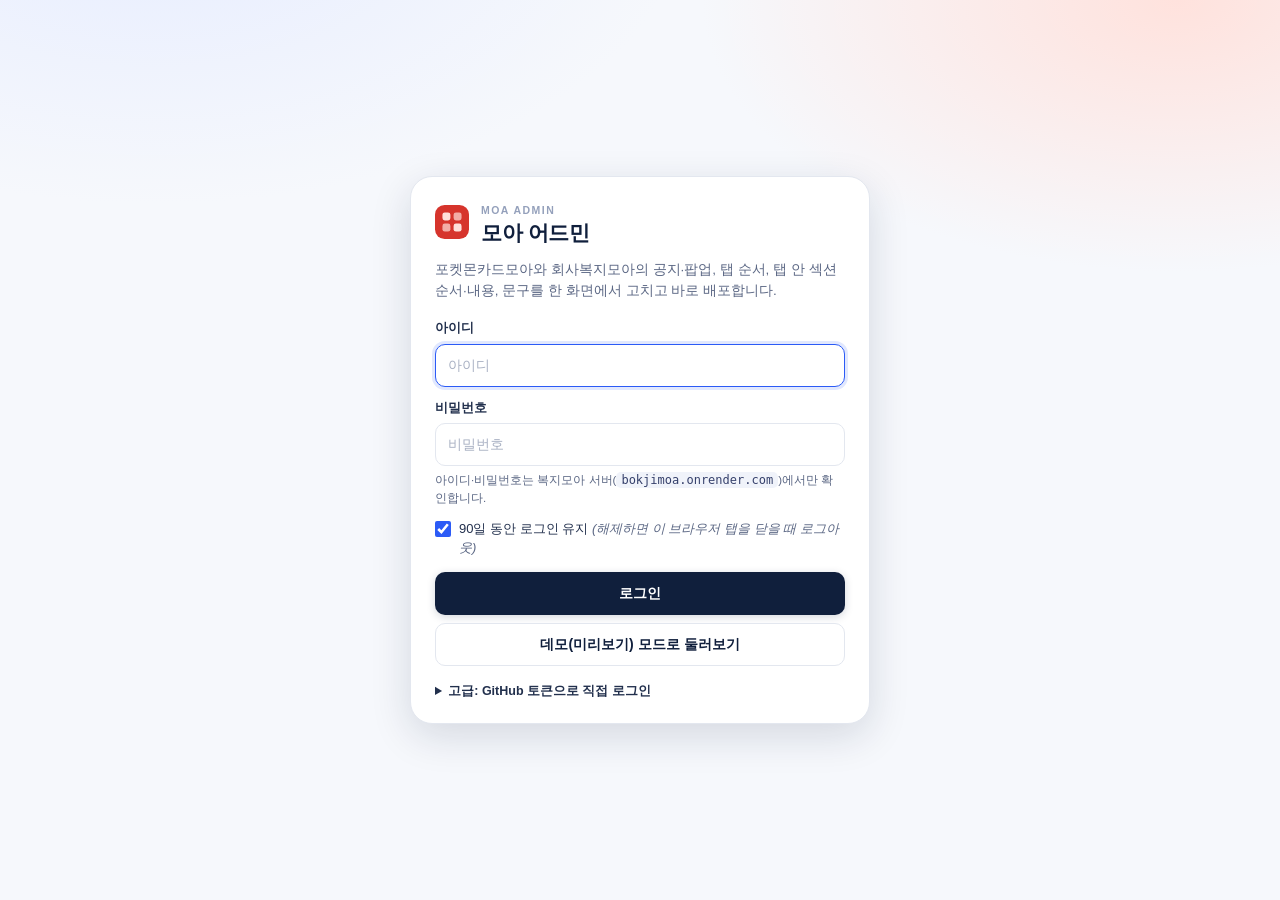
<file: index.html>
<!DOCTYPE html>
<html lang="ko">
<head>
<meta charset="utf-8">
<meta name="viewport" content="width=device-width, initial-scale=1, viewport-fit=cover">
<meta name="robots" content="noindex, nofollow, noarchive, nosnippet">
<meta name="googlebot" content="noindex, nofollow">
<meta name="referrer" content="no-referrer">
<title>모아 어드민 — 포켓몬카드모아 · 회사복지모아 통합 관리</title>
<meta name="description" content="포켓몬카드모아와 회사복지모아를 한 화면에서 관리하는 운영자 콘솔입니다.">
<meta name="theme-color" content="#d6342c">
<link rel="manifest" href="manifest.webmanifest">
<link rel="apple-touch-icon" sizes="180x180" href="icons/apple-touch-icon.png">
<meta name="apple-mobile-web-app-title" content="모아 어드민">
<meta name="apple-mobile-web-app-capable" content="yes">
<meta name="mobile-web-app-capable" content="yes">
<link rel="icon" href="data:image/svg+xml,%3Csvg xmlns='http://www.w3.org/2000/svg' viewBox='0 0 32 32'%3E%3Crect width='32' height='32' rx='9' fill='%23d6342c'/%3E%3Crect x='7' y='7' width='7.5' height='7.5' rx='2.2' fill='%23ffe0da'/%3E%3Crect x='17.5' y='7' width='7.5' height='7.5' rx='2.2' fill='%23ffe0da' opacity='.7'/%3E%3Crect x='7' y='17.5' width='7.5' height='7.5' rx='2.2' fill='%23ffe0da' opacity='.7'/%3E%3Crect x='17.5' y='17.5' width='7.5' height='7.5' rx='2.2' fill='%23ffe0da'/%3E%3C/svg%3E">
<link rel="stylesheet" href="assets/css/admin.css?v=72">
<link rel="stylesheet" href="assets/css/finance.css?v=72">
</head>
<body>

<!-- ───────────────────────── 로그인 게이트 ───────────────────────── -->
<div class="gate" id="gate" hidden>
  <div class="gate-wrap">
    <div class="gate-brand">
      <span class="moa-mark" aria-hidden="true">
        <svg viewBox="0 0 32 32" width="34" height="34"><rect width="32" height="32" rx="9" fill="#d6342c"/><rect x="7" y="7" width="7.5" height="7.5" rx="2.2" fill="#ffe0da"/><rect x="17.5" y="7" width="7.5" height="7.5" rx="2.2" fill="#ffe0da" opacity=".7"/><rect x="7" y="17.5" width="7.5" height="7.5" rx="2.2" fill="#ffe0da" opacity=".7"/><rect x="17.5" y="17.5" width="7.5" height="7.5" rx="2.2" fill="#ffe0da"/></svg>
      </span>
      <div>
        <p class="gate-kicker">MOA ADMIN</p>
        <h1>모아 어드민</h1>
      </div>
    </div>
    <p class="gate-lead">포켓몬카드모아와 회사복지모아의 공지·팝업, 탭 순서, 탭 안 섹션 순서·내용, 문구를 한 화면에서 고치고 바로 배포합니다.</p>

    <form class="gate-form" id="gate-form" autocomplete="on">
      <label class="field">
        <span class="field-label">아이디</span>
        <input type="text" id="gate-id" placeholder="아이디" spellcheck="false" autocapitalize="off" autocomplete="username">
      </label>

      <label class="field">
        <span class="field-label">비밀번호</span>
        <input type="password" id="gate-pw" placeholder="비밀번호" autocomplete="current-password">
        <span class="field-hint">아이디·비밀번호는 복지모아 서버(<code>bokjimoa.onrender.com</code>)에서만 확인합니다.</span>
      </label>

      <label class="check-row">
        <input type="checkbox" id="gate-remember" checked>
        <span>90일 동안 로그인 유지 <em class="muted">(해제하면 이 브라우저 탭을 닫을 때 로그아웃)</em></span>
      </label>

      <p class="gate-error" id="gate-error" hidden></p>

      <button type="submit" class="btn btn-primary btn-block" id="gate-submit">로그인</button>
      <button type="button" class="btn btn-ghost btn-block" id="gate-demo">데모(미리보기) 모드로 둘러보기</button>
    </form>

    <details class="gate-help" id="gate-advanced">
      <summary>고급: GitHub 토큰으로 직접 로그인</summary>
      <form class="gate-form" id="gate-token-form" autocomplete="off">
        <label class="field">
          <span class="field-label">GitHub 개인 액세스 토큰 <em>(PAT)</em></span>
          <input type="password" id="gate-token" placeholder="ghp_… 또는 github_pat_…" spellcheck="false" autocomplete="off">
          <span class="field-hint" id="gate-token-hint">아이디 로그인이 막힐 때만 쓰는 예비 경로입니다. 토큰은 이 브라우저에만 저장되고 서버로 보내지 않습니다.</span>
        </label>

        <label class="field">
          <span class="field-label">회사복지모아 관리자 키 <em>(x-sync-key)</em> <span class="opt">선택</span></span>
          <input type="password" id="gate-key" placeholder="문의 조회·삭제에 쓰는 64자리 키" spellcheck="false" autocomplete="off">
          <span class="field-hint">비워 두면 나중에 ‘문의’ 화면에서 입력할 수 있어요.</span>
        </label>

        <button type="submit" class="btn btn-ghost btn-block" id="gate-token-submit">토큰으로 로그인</button>
      </form>
      <p class="muted" style="margin:10px 0 0">토큰은 <a href="https://github.com/settings/tokens/new?scopes=repo&description=moa-admin" target="_blank" rel="noreferrer">Personal access tokens (classic)</a> 에서 <b>repo</b> 권한으로 발급합니다. 관리자 키는 서버 환경변수 <code>BARGAINING_SYNC_KEY</code> 값입니다.</p>
    </details>
  </div>
</div>

<!-- ───────────────────────── 관리 콘솔 ───────────────────────── -->
<div class="app" id="app" hidden>
  <header class="topbar">
    <div class="topbar-left">
      <span class="moa-mark sm" aria-hidden="true">
        <svg viewBox="0 0 32 32" width="26" height="26"><rect width="32" height="32" rx="9" fill="#d6342c"/><rect x="7" y="7" width="7.5" height="7.5" rx="2.2" fill="#ffe0da"/><rect x="17.5" y="7" width="7.5" height="7.5" rx="2.2" fill="#ffe0da" opacity=".7"/><rect x="7" y="17.5" width="7.5" height="7.5" rx="2.2" fill="#ffe0da" opacity=".7"/><rect x="17.5" y="17.5" width="7.5" height="7.5" rx="2.2" fill="#ffe0da"/></svg>
      </span>
      <span class="topbar-title">모아 어드민</span>
      <span class="mode-chip" id="mode-chip">데모 모드</span>
      <span class="build-chip" id="build-chip" title="지금 보고 있는 화면의 빌드 번호입니다. 이 번호가 다르면 새로고침해 주세요.">v=72</span>
    </div>

    <div class="site-switch" role="tablist" aria-label="사이트 선택">
      <button type="button" class="site-btn is-active" data-site="pokemoa" role="tab" aria-selected="true">
        <span class="site-dot pokemoa"></span>포켓몬카드모아<span class="site-sub">pokemoa</span>
      </button>
      <button type="button" class="site-btn" data-site="bokjimoa" role="tab" aria-selected="false">
        <span class="site-dot bokjimoa"></span>회사복지모아<span class="site-sub">bokjimoa</span>
      </button>
    </div>

    <div class="topbar-right">
      <span class="user-chip" id="user-chip" hidden></span>
      <!-- 네이버 블로그 — 여조원 부장님 공개 블로그로 새 창에서 바로 이동합니다(v=51).
           운영자 공개 링크라 로그인 전에도 보입니다. 폰 폭에서는 📝 아이콘만 남습니다. -->
      <a class="btn btn-sm btn-ghost btn-blog" id="btn-blog" href="https://blog.naver.com/y__woni" target="_blank" rel="noopener noreferrer" title="여조원 부장님 네이버 블로그 — 새 창에서 열립니다" aria-label="네이버 블로그 (새 창에서 열기)"><span class="btn-blog-ico" aria-hidden="true">📝</span><span class="btn-blog-label">블로그</span></a>
      <!-- 앱 설치(PWA) — 브라우저가 설치를 제안할 수 있을 때만 pwa.js 가 보여 준다. -->
      <button type="button" class="btn btn-sm btn-ghost app-install" id="app-install" hidden title="모아 어드민을 폰 홈 화면에 앱처럼 설치합니다">📲 앱 설치</button>
      <!-- 개인 재무 바로가기 — 로그인한 뒤에만 app.js 가 hidden 을 풉니다(데모·비로그인 화면 미노출) -->
      <a class="btn btn-sm btn-finance" id="btn-finance" href="#" role="button" aria-pressed="false" data-auth-only hidden title="개인 자산·현금흐름 표 — 같은 화면의 ‘💰 개인 재무’ 탭을 엽니다">💰 개인 재무</a>
      <a class="btn btn-sm btn-ghost" id="btn-open-live" href="#" target="_blank" rel="noreferrer">사이트 열기</a>
      <button type="button" class="btn btn-sm btn-ghost" id="btn-logout">로그아웃</button>
    </div>
  </header>

  <div class="topbar2">
    <nav class="tabs" id="tabs" aria-label="관리 항목">
      <!-- 👥 가입자·글 — 복지모아 서버의 가입자·글 자료라 회사복지모아에서만 보입니다(v=52). -->
      <button type="button" class="tab" data-tab="people" data-only-site="bokjimoa">👥 가입자·글</button>
      <button type="button" class="tab is-active" data-tab="notice">① 공지·팝업</button>
      <button type="button" class="tab" data-tab="order">② 탭·섹션 순서</button>
      <button type="button" class="tab" data-tab="copy">③ 문구</button>
      <button type="button" class="tab" data-tab="inquiry" data-only-site="bokjimoa">④ 문의</button>
      <button type="button" class="tab" data-tab="deploy">⑤ 저장·배포</button>
      <button type="button" class="tab" data-tab="stats">📊 통계</button>
      <!-- 💰 개인 재무 — 사이트와 무관한 운영자 개인 자료라 탭 줄에는 두지 않고(항상 hidden),
           헤더 오른쪽 「💰 개인 재무」 버튼(#btn-finance)으로만 엽니다. app.js 의 syncTabs() 가 이 규칙을 지킵니다. -->
      <button type="button" class="tab" data-tab="finance" data-auth-only hidden>💰 개인 재무</button>
    </nav>
    <div class="topbar2-right">
      <span class="dirty-chip" id="dirty-chip" hidden>저장 안 된 변경</span>
      <button type="button" class="btn btn-sm btn-ghost" id="btn-preview-toggle" aria-pressed="false">미리보기</button>
      <button type="button" class="btn btn-sm btn-primary" id="btn-save-top">저장 및 사이트 반영</button>
    </div>
  </div>

  <main class="layout">
    <div class="editor" id="editor">

      <!-- ① 공지·팝업 -->
      <section class="panel" data-panel="notice">
        <div class="panel-head">
          <h2>공지 배너 · 팝업 관리</h2>
          <p>사이트 위쪽 공지 바와 첫 방문 팝업을 켜고 끄고, 뜨는 문구·버튼을 직접 고칩니다. 오른쪽 미리보기에 바로 반영돼요.</p>
        </div>

        <div class="card">
          <div class="card-head">
            <h3>상단 공지 바 <span class="tag">banner</span></h3>
            <label class="switch">
              <input type="checkbox" data-bind="banner.enabled" id="banner-enabled">
              <span class="switch-track"><span class="switch-thumb"></span></span>
              <span class="switch-label" id="banner-state">꺼짐</span>
            </label>
          </div>
          <div class="card-body">
            <label class="field">
              <span class="field-label">공지 문구</span>
              <input type="text" data-bind="banner.text" maxlength="120" placeholder="예) 30th CELEBRATION 정가 구매처를 새로 정리했어요.">
            </label>
            <div class="grid-2">
              <label class="field">
                <span class="field-label">링크 주소 <span class="opt">선택</span></span>
                <input type="url" data-bind="banner.linkUrl" placeholder="https://moa-kr.github.io/pokemoa/#home">
              </label>
              <label class="field">
                <span class="field-label">링크 문구 <span class="opt">선택</span></span>
                <input type="text" data-bind="banner.linkLabel" maxlength="20" placeholder="자세히 보기">
              </label>
            </div>
            <div class="field">
              <span class="field-label">강조 스타일</span>
              <div class="seg" id="banner-style">
                <button type="button" data-style="info">안내 <span class="dot info"></span></button>
                <button type="button" data-style="warn">주의 <span class="dot warn"></span></button>
                <button type="button" data-style="urgent">긴급 <span class="dot urgent"></span></button>
              </div>
            </div>
          </div>
        </div>

        <!-- 🔧 태블릿 점검 공지 (2026-11-26 · v=59) — 집 태블릿(재고 중계 서버)을 재부팅·점검할 때
             포케모아 위쪽 공지 바를 ‘시작 ~ 종료 시각’이 들어간 점검 안내로 한 번에 바꾸고,
             점검이 끝나면 켜기 전 공지로 되돌립니다.
             · 켜기 전 공지(켜짐·문구·링크·링크 문구·강조)는 meta.maintenanceNotice 에 보관한다
               — 설정 파일에 실려 다른 기기·브라우저에서 꺼도 그대로 되돌아간다(사이트는 이 값을 읽지 않는다).
             · 고른 점검 시각도 같은 자리(meta.maintenanceNotice.window)에 남겨 새로고침해도 같은 시간이 보인다.
             · 누르면 초안에 곧바로 적용되고, 이어서 기존 저장·배포(saveToGitHub)로 커밋한다 — 확인 대화상자는 한 번. -->
        <div class="card maintenance-card" data-only-site="pokemoa" id="maintenance-card">
          <div class="card-head">
            <h3>🔧 태블릿 점검 공지 <span class="tag">maintenance</span></h3>
            <span class="status-pill" id="maintenance-state">꺼짐</span>
          </div>
          <div class="card-body">
            <p class="note">집 태블릿(재고 중계 서버)을 재부팅·점검할 때 씁니다. <b>점검 시작·종료 시각</b>을 넣으면 위 공지 바가 「🔧 서버 점검 안내 (11/26 13:00 ~ 13:15) · …」처럼 바뀌고, <b>‘원래 공지로’</b>를 누르면 켜기 전 공지 문구·링크·켜짐 상태가 그대로 돌아옵니다. 반영은 지금 쓰는 저장·배포 흐름 그대로입니다(확인 한 번).</p>
            <div class="grid-2 maintenance-times">
              <label class="field">
                <span class="field-label">점검 시작</span>
                <input type="datetime-local" id="maintenance-start" step="60">
              </label>
              <label class="field">
                <span class="field-label">점검 종료</span>
                <input type="datetime-local" id="maintenance-end" step="60">
              </label>
            </div>
            <div class="seg maintenance-quick" id="maintenance-quick" role="group" aria-label="점검 시간 빠른 선택">
              <button type="button" data-minutes="10">지금 ~ 10분</button>
              <button type="button" data-minutes="30">지금 ~ 30분</button>
              <button type="button" data-minutes="60">지금 ~ 1시간</button>
            </div>
            <span class="field-label">공지 바에 이렇게 뜹니다</span>
            <div class="maintenance-preview" id="maintenance-preview" aria-live="polite"></div>
            <p class="note" id="maintenance-window-note"></p>
            <div class="btn-row">
              <button type="button" class="btn btn-primary" id="maintenance-on">🔧 점검 공지 켜고 지금 반영</button>
              <button type="button" class="btn btn-ghost" id="maintenance-off">점검 끝 — 원래 공지로</button>
            </div>
            <p class="note" id="maintenance-current"></p>
            <p class="note" id="maintenance-saved"></p>
            <div class="maintenance-relay">
              <span class="status-pill" id="maintenance-relay-pill">중계 서버 확인 전</span>
              <button type="button" class="btn btn-sm btn-ghost" id="maintenance-relay-check">중계 서버 상태 확인</button>
              <span class="muted small" id="maintenance-relay-note">집 태블릿이 켜져 있는지 여기서 바로 확인할 수 있어요.</span>
            </div>
          </div>
        </div>

        <!-- 포켓몬카드모아에 실제로 뜨는 안내 팝업 — figure.js 의 figurePopup 설정 -->
        <div class="card" data-only-site="pokemoa">
          <div class="card-head">
            <h3>팝업 관리 · 팜사이즈 원더 안내 <span class="tag">figurePopup</span></h3>
            <label class="switch">
              <input type="checkbox" data-bind="figurePopup.enabled" id="figure-popup-enabled">
              <span class="switch-track"><span class="switch-thumb"></span></span>
              <span class="switch-label" id="figure-popup-state">켜짐</span>
            </label>
          </div>
          <div class="card-body">
            <p class="note">포케모아 화면에 실제로 뜨는 <b>「팜사이즈 원더 안내」 팝업</b>과 오른쪽 아래 <b>‘다시 보기’ 버튼</b>을 여기서 제어합니다. 스위치를 끄면 팝업과 버튼이 모두 사라집니다. 저장 전에도 오른쪽 미리보기에 그대로 반영돼요.</p>
            <div class="grid-3">
              <div class="field">
                <span class="field-label">첫 방문 자동 열기</span>
                <label class="switch">
                  <input type="checkbox" data-bind="figurePopup.autoOpen" id="figure-popup-auto">
                  <span class="switch-track"><span class="switch-thumb"></span></span>
                  <span class="switch-label" id="figure-popup-auto-state">켜짐</span>
                </label>
              </div>
              <div class="field">
                <span class="field-label">닫은 뒤 ‘다시 보기’ 버튼</span>
                <label class="switch">
                  <input type="checkbox" data-bind="figurePopup.floating" id="figure-popup-floating">
                  <span class="switch-track"><span class="switch-thumb"></span></span>
                  <span class="switch-label" id="figure-popup-floating-state">켜짐</span>
                </label>
              </div>
              <div class="field">
                <span class="field-label">‘오늘 하루 보지 않기’</span>
                <label class="switch">
                  <input type="checkbox" data-bind="figurePopup.dismissToday" id="figure-popup-today">
                  <span class="switch-track"><span class="switch-thumb"></span></span>
                  <span class="switch-label" id="figure-popup-today-state">켜짐</span>
                </label>
              </div>
            </div>
            <div class="grid-2">
              <label class="field">
                <span class="field-label">이미지 위 배지</span>
                <input type="text" data-bind="figurePopup.badge" maxlength="30" placeholder="예) GS25 NEW · 2026.11.20">
              </label>
              <label class="field">
                <span class="field-label">제목 위 작은 줄</span>
                <input type="text" data-bind="figurePopup.eyebrow" maxlength="40" placeholder="예) GS25 신상 · 총 20종 랜덤">
              </label>
            </div>
            <label class="field">
              <span class="field-label">팝업 제목</span>
              <input type="text" data-bind="figurePopup.title" maxlength="60" placeholder="포켓몬스터 팜사이즈 원더 피규어">
            </label>
            <label class="field">
              <span class="field-label">팝업 본문 <em>줄바꿈 그대로 노출</em></span>
              <textarea data-bind="figurePopup.body" rows="4" maxlength="400" placeholder="여러 줄로 쓸 수 있어요."></textarea>
            </label>
            <div class="grid-2">
              <label class="field">
                <span class="field-label">버튼 문구</span>
                <input type="text" data-bind="figurePopup.buttonLabel" maxlength="20" placeholder="바로 재고 찾기">
              </label>
              <label class="field">
                <span class="field-label">‘다시 보기’ 버튼 문구</span>
                <input type="text" data-bind="figurePopup.floatingLabel" maxlength="20" placeholder="팜사이즈 원더 안내">
              </label>
            </div>
            <div class="field">
              <span class="field-label">버튼을 누르면</span>
              <div class="seg" id="figure-popup-action">
                <button type="button" data-figure-action="stock">재고 찾기(지도)</button>
                <button type="button" data-figure-action="tab">탭 열기</button>
                <button type="button" data-figure-action="url">링크 열기</button>
                <button type="button" data-figure-action="close">닫기만</button>
              </div>
            </div>
            <label class="field">
              <span class="field-label">버튼 대상 <span class="opt">탭 열기 · 링크 열기일 때</span></span>
              <input type="text" data-bind="figurePopup.buttonValue" maxlength="200" placeholder="탭 id(map · home · schedule · guide · trends) 또는 https://…">
            </label>
            <div class="grid-2">
              <label class="field">
                <span class="field-label">시작일 <span class="opt">선택</span></span>
                <input type="date" data-bind="figurePopup.startDate">
              </label>
              <label class="field">
                <span class="field-label">종료일 <span class="opt">선택</span></span>
                <input type="date" data-bind="figurePopup.endDate">
              </label>
            </div>
            <p class="note" id="figure-popup-note">기간을 비우면 항상 노출됩니다. ‘다시 보기’ 버튼을 끄고 자동 열기도 끄면 방문자는 팝업을 볼 수 없습니다(사실상 끄기).</p>
          </div>
        </div>

        <div class="card" data-only-site="bokjimoa">
          <div class="card-head">
            <h3>첫 방문 팝업 <span class="tag">popup</span></h3>
            <label class="switch">
              <input type="checkbox" data-bind="popup.enabled" id="popup-enabled">
              <span class="switch-track"><span class="switch-thumb"></span></span>
              <span class="switch-label" id="popup-state">꺼짐</span>
            </label>
          </div>
          <div class="card-body">
            <label class="field">
              <span class="field-label">팝업 제목</span>
              <input type="text" data-bind="popup.title" maxlength="60" placeholder="예) 새 소식이 있어요">
            </label>
            <label class="field">
              <span class="field-label">팝업 본문</span>
              <textarea data-bind="popup.body" rows="4" maxlength="600" placeholder="여러 줄로 쓸 수 있어요. (줄바꿈 그대로 노출)"></textarea>
            </label>
            <div class="grid-2">
              <label class="field">
                <span class="field-label">버튼 문구</span>
                <input type="text" data-bind="popup.buttonText" maxlength="20" placeholder="확인">
              </label>
              <label class="field">
                <span class="field-label">버튼 링크 <span class="opt">선택</span></span>
                <input type="url" data-bind="popup.buttonUrl" placeholder="https://…">
              </label>
            </div>
            <div class="grid-3">
              <label class="field">
                <span class="field-label">시작일</span>
                <input type="date" data-bind="popup.startDate">
              </label>
              <label class="field">
                <span class="field-label">종료일</span>
                <input type="date" data-bind="popup.endDate">
              </label>
              <label class="field">
                <span class="field-label">다시 보지 않기</span>
                <div class="input-suffix">
                  <input type="number" data-bind="popup.dismissDays" min="0" max="90" step="1">
                  <span>일</span>
                </div>
              </label>
            </div>
            <p class="note" id="popup-period-note">기간을 비우면 항상 노출됩니다. ‘다시 보지 않기’는 방문자 브라우저에 그 일수만큼 기억됩니다.</p>
          </div>
        </div>
      </section>

      <!-- ② 탭·섹션 순서 -->
      <section class="panel" data-panel="order" hidden>
        <div class="panel-head">
          <h2>탭 · 탭 안 섹션 편집</h2>
          <p>탭을 고르면 <b>그 탭 안의 섹션</b>이 나옵니다. ⠿ 를 끌거나 ▲▼ 로 순서를 바꾸고, 스위치를 끄면 사이트에서 숨겨집니다. 섹션은 <b>기본으로 한 줄로 접혀</b> 있고 <b>✎</b> 를 누를 때만 편집기가 열립니다. 편집기 안의 <b>세부 문구 N개</b>도 <code>+</code> 로 접혀 있어 누를 때만 펼쳐져요. 맨 아래 <b>기능 스위치</b>에서는 5km·20km 반경 버튼처럼 사이트 기능 자체를 켜고 끕니다.</p>
        </div>

        <div class="card">
          <div class="card-head">
            <h3>상단 탭 <span class="tag">navigation.tabs</span></h3>
            <span class="muted small">이름은 눌러서 수정 · ⠿ 끌어서 정렬</span>
          </div>
          <div class="reorder" id="list-tabs" data-list="tabs"></div>
        </div>

        <div class="card">
          <div class="card-head">
            <h3>탭 안 섹션 <span class="tag">navigation.sections</span></h3>
            <span class="muted small">탭을 골라 그 안쪽을 편집</span>
          </div>
          <div class="card-body">
            <div class="section-tabs" id="section-tabs" role="tablist" aria-label="편집할 탭 고르기"></div>
            <p class="note" id="section-tab-note">탭을 고르면 그 탭 안의 섹션이 나옵니다.</p>
          </div>
          <div class="reorder" id="list-sections" data-list="sections"></div>
        </div>

        <div class="card" id="feature-card" hidden>
          <div class="card-head">
            <h3>기능 스위치 <span class="tag">features</span></h3>
            <span class="muted small">끄면 사이트에서 바로 숨겨져요</span>
          </div>
          <div class="card-body">
            <p class="note">초록 스위치를 끄면 그 기능이 사이트에서 숨겨집니다. 저장하기 전에도 오른쪽 미리보기에 바로 반영돼요.</p>
            <div class="featurelist" id="feature-list"></div>
          </div>
        </div>
      </section>

      <!-- ③ 문구 -->
      <section class="panel" data-panel="copy" hidden>
        <div class="panel-head">
          <h2>세부 문구</h2>
          <p>사이트에 보이는 문구를 <b>머리말 → 탭 → 섹션 → 꼬리말</b> 순서로 묶어 보여 줍니다. <b>모든 묶음은 처음에 <code>+</code> 로 접혀 있고</b>, 왼쪽 <code>+</code> 를 누른 묶음만 아래로 펼쳐집니다(<code>−</code> 를 누르면 다시 접힘). 고치는 즉시 저장 대기 상태가 되고, ② 의 ✎ 편집기와 <b>같은 칸이 실시간으로 함께 바뀝니다</b>. <b>저장 및 사이트 반영</b>을 누르면 실제 사이트에 적용됩니다.</p>
        </div>

        <div class="card">
          <div class="card-head">
            <h3>화면 문구 <span class="tag">copy</span></h3>
            <span class="muted small">섹션별로 묶음 · ② 와 양방향 동기화</span>
          </div>
          <div class="card-body" id="copy-form"></div>
        </div>

        <div class="card">
          <div class="card-head">
            <h3>현황 카드 <span class="tag">cards</span></h3>
            <span class="muted small">제목·설명을 고치고 노출을 끌 수 있어요</span>
          </div>
          <div class="card-body" id="list-cards"></div>
        </div>
      </section>

      <!-- ④ 문의 -->
      <section class="panel" data-panel="inquiry" hidden>
        <div class="panel-head">
          <h2>회사복지모아 관리자 문의</h2>
          <p>복지모아에 들어온 문의를 읽고, <b>읽음·완료</b>로 표시하거나 확인이 끝난 문의를 지웁니다.</p>
        </div>

        <div class="card">
          <div class="card-head">
            <h3>연결 <span class="tag" id="inquiry-auth-tag">x-sync-key</span></h3>
            <span class="status-pill" id="inquiry-conn">연결 전</span>
          </div>
          <div class="card-body">
            <div class="inline-row" id="inquiry-key-row">
              <input type="password" id="inquiry-key" placeholder="관리자 키(x-sync-key)" spellcheck="false" autocomplete="off">
              <button type="button" class="btn btn-sm btn-dark" id="inquiry-key-save">키 저장</button>
              <button type="button" class="btn btn-sm btn-ghost" id="inquiry-key-forget">삭제</button>
            </div>
            <p class="note" id="inquiry-auth-note" hidden>아이디로 로그인한 상태입니다 — 아이디 로그인 토큰으로 바로 연결되므로 관리자 키를 넣을 필요가 없어요.</p>
            <p class="note">서버: <code>https://bokjimoa.onrender.com/api/admin/inquiries</code></p>
          </div>
        </div>

        <div class="card">
          <div class="card-head">
            <h3>문의 목록</h3>
            <div class="inline-row tight">
              <select id="inquiry-status">
                <option value="">전체</option>
                <option value="new">신규</option>
                <option value="read">읽음</option>
                <option value="done">완료</option>
              </select>
              <button type="button" class="btn btn-sm btn-ghost" id="inquiry-refresh">새로고침</button>
            </div>
          </div>
          <div class="card-body">
            <div class="stat-row" id="inquiry-stats" hidden></div>
            <p class="note" id="inquiry-msg">‘새로고침’을 누르면 문의를 불러옵니다.</p>
            <p class="note">문의마다 <b>읽음</b>·<b>완료</b> 버튼으로 상태를 바꿉니다(지금 상태에 따라 <b>다시 열기</b>·<b>새 문의</b>). 바꾸면 위 현황 건수와 배지가 바로 다시 그려집니다.</p>
            <div class="inquiry-list" id="inquiry-list"></div>
          </div>
        </div>
      </section>

      <!-- ⑤ 저장·배포 -->
      <section class="panel" data-panel="deploy" hidden>
        <div class="panel-head">
          <h2>저장 &amp; 즉시 배포</h2>
          <p>설정을 JSON으로 만들어 GitHub 저장소에 커밋합니다. 커밋이 곧 배포예요.</p>
        </div>

        <div class="card">
          <div class="card-head"><h3>배포 대상</h3></div>
          <div class="card-body">
            <dl class="kv" id="deploy-target"></dl>
            <div class="btn-row">
              <button type="button" class="btn btn-primary" id="btn-save">저장 및 사이트 반영</button>
              <button type="button" class="btn btn-ghost" id="btn-pull">현재 값 불러오기</button>
            </div>
            <div class="result" id="deploy-result" hidden></div>
          </div>
        </div>

        <div class="card">
          <div class="card-head"><h3>JSON 내보내기 / 불러오기</h3></div>
          <div class="card-body">
            <div class="btn-row">
              <button type="button" class="btn btn-ghost" id="btn-export">JSON 내려받기</button>
              <label class="btn btn-ghost file-btn">JSON 올리기<input type="file" id="file-import" accept="application/json,.json" hidden></label>
              <button type="button" class="btn btn-ghost" id="btn-reset">기본값으로 되돌리기</button>
            </div>
            <p class="note">내려받은 파일은 그대로 저장소의 <code id="path-note">assets/config/site-config.json</code> 에 넣어도 됩니다.</p>
          </div>
        </div>

        <div class="card">
          <div class="card-head"><h3>연결 상태</h3></div>
          <div class="card-body">
            <ul class="checks" id="session-checks"></ul>
          </div>
        </div>

        <!-- 🔌 태블릿 중계 서버 — 상태 확인 + 원클릭 자가 업데이트(v2.0) -->
        <div class="card" id="relay-card" hidden>
          <div class="card-head">
            <h3>🔌 태블릿 중계 서버 <span class="tag">relay</span></h3>
            <span class="status-pill" id="relay-conn">확인 전</span>
          </div>
          <div class="card-body">
            <div class="inline-row">
              <input type="url" id="relay-url" placeholder="https://….trycloudflare.com" spellcheck="false" autocomplete="off">
              <button type="button" class="btn btn-sm btn-ghost" id="relay-check">상태 확인</button>
              <button type="button" class="btn btn-sm btn-dark" id="relay-url-save">주소 저장</button>
            </div>
            <p class="note" id="relay-info">태블릿에서 도는 중계 서버 주소를 넣고 ‘상태 확인’을 누르면 지금 버전을 보여 줍니다.</p>
            <div class="btn-row">
              <button type="button" class="btn btn-primary" id="relay-update">🔄 최신 버전 업데이트</button>
              <button type="button" class="btn btn-ghost btn-sm" id="relay-health">/health 다시 조회</button>
            </div>
            <!-- 🔧 점검 공지(v=59) — ① 공지·팝업의 점검 공지 카드와 같은 동작을 여기서도 한 번에.
                 시간은 ① 에서 고른 값을 그대로 쓴다(여기서는 ‘지금 기준’ 빠른 선택만). -->
            <div class="maintenance-inline" id="relay-maintenance">
              <div class="inline-row">
                <span class="status-pill" id="relay-maintenance-pill">점검 공지 꺼짐</span>
                <span class="muted small" id="relay-maintenance-when"></span>
              </div>
              <div class="btn-row">
                <button type="button" class="btn btn-sm btn-dark" id="relay-maintenance-on">🔧 점검 공지 켜기</button>
                <button type="button" class="btn btn-sm btn-ghost" id="relay-maintenance-off">원래 공지로</button>
                <button type="button" class="btn btn-sm btn-ghost" id="relay-maintenance-more">① 공지·팝업에서 시간 고르기</button>
              </div>
            </div>
            <p class="note">업데이트를 누르면 태블릿의 서버가 <code>relay/server.js</code> 를 GitHub 최신 판으로 스스로 바꾸고 다시 시작합니다(재고 조회는 몇 초만 끊깁니다). <b>이 버튼은 서버가 v2.0 이상일 때만 돕니다</b> — v1.x 는 브라우저 요청(X-Admin-Token)을 받지 못하므로, 태블릿에서 한 줄 설치를 한 번만 해 주세요. <b>cloudflared 임시 주소(<code>trycloudflare.com</code>)는 태블릿을 다시 켤 때마다 바뀌므로</b>, 주소가 바뀌면 위 칸에 새 주소를 넣고 <b>주소 저장</b>을 눌러 주세요.</p>
          </div>
        </div>

        <div class="card">
          <div class="card-head"><h3>최근 작업</h3></div>
          <div class="card-body"><ul class="log" id="activity-log"></ul></div>
        </div>
      </section>

      <!-- 📊 통계 -->
      <section class="panel" data-panel="stats" hidden>
        <div class="panel-head">
          <h2>방문 통계</h2>
          <p>포켓몬카드모아·회사복지모아 방문자의 <b>화면별 체류시간</b>과 <b>유입 경로·기기·접속 시간대</b>를 봅니다. IP·쿠키·개인 식별 정보는 저장하지 않고 <b>익명 세션</b>으로만 셉니다.</p>
          <!-- 카드 순서 바꾸기(2026-11-26 v=54) — 각 카드 머리 오른쪽 위 ↑ / ↓ 로 옮기면
               이 브라우저(localStorage)에 바로 저장되어 새로고침·재접속 뒤에도 그 순서로 보인다. -->
          <div class="stats-order-bar">
            <span class="muted small">카드 순서 — 각 카드 오른쪽 위 <b>↑</b> <b>↓</b> 를 누르면 이 브라우저에 저장되고, 포케모아·복지모아 통계 화면 모두 같은 순서로 보입니다.</span>
            <button type="button" class="btn btn-sm btn-ghost" id="stats-order-reset">순서 초기화</button>
            <span class="stats-hidden" id="stats-hidden-chips" hidden></span>
          </div>
        </div>

        <div class="card ga-card" data-stats-card="ga">
          <div class="card-head">
            <h3>GA4 속성 바로가기 <span class="tag">gtag</span></h3>
            <span class="muted small">인구통계·전환은 GA4에서</span>
          </div>
          <div class="card-body">
            <div class="ga-sites">
              <div class="ga-site">
                <span class="ga-name">포켓몬카드모아</span>
                <code>G-LWRMBRD0X9</code>
                <span class="ga-host">moa-kr.github.io/pokemoa</span>
              </div>
              <div class="ga-site">
                <span class="ga-name">회사복지모아</span>
                <code>G-YQW5YXYDTK</code>
                <span class="ga-host">bokjimoa.onrender.com</span>
              </div>
            </div>
            <div class="btn-row">
              <a class="btn btn-dark btn-sm" href="https://analytics.google.com/" target="_blank" rel="noreferrer">Google Analytics 열기 ↗</a>
            </div>
            <p class="note">위 통계는 사이트가 직접 모은 <b>익명 세션</b> 집계입니다. <b>연령·성별·관심사·전환</b>은 각 사이트에 붙은 GA4 속성에서 보고, 속성은 측정 ID로 찾습니다. 내 기기 방문은 사이트 주소 뒤에 <code>?moa_notrack=1</code> 을 붙이면 자체 통계와 GA4 모두에서 빠집니다.</p>
          </div>
        </div>

        <div class="card" data-stats-card="filters">
          <div class="card-head">
            <h3>조회 조건 <span class="tag">analytics</span></h3>
            <span class="status-pill" id="stats-conn">불러오기 전</span>
          </div>
          <div class="card-body">
            <div class="inline-row stats-controls">
              <select id="stats-site" aria-label="사이트 선택">
                <option value="all">전체 사이트</option>
                <option value="pokemoa">포켓몬카드모아</option>
                <option value="bokjimoa">회사복지모아</option>
              </select>
              <div class="seg" id="stats-period" role="group" aria-label="기간">
                <button type="button" data-days="1">오늘</button>
                <button type="button" data-days="7" class="is-active">7일</button>
                <button type="button" data-days="30">30일</button>
              </div>
              <button type="button" class="btn btn-sm btn-ghost" id="stats-refresh">새로고침</button>
            </div>
            <p class="note" id="stats-msg">‘📊 통계’ 탭을 열면 최근 7일 자료를 불러옵니다.</p>
            <div class="stat-cards" id="stats-summary" hidden></div>
          </div>
        </div>

        <!-- 기간별 트렌드(2026-11-25, 일별 2026-11-28 v=65) — 위의 기간(days) 필터와 무관하게 서버에 쌓인 기록을
             일별(14/30/90일)·월별(최근 12개월)·연도별로 묶는다. 한 응답에 셋 다 실려 와서 전환은 다시 부르지 않고 그린다. -->
        <div class="card" data-stats-card="trend">
          <div class="card-head">
            <h3>기간별 트렌드 <span class="tag">trend</span></h3>
            <span class="muted small">일별 14/30/90일 · 월별 최근 12개월 · 연도별 전체</span>
          </div>
          <div class="card-body">
            <div class="inline-row stats-controls">
              <div class="seg" id="stats-trend-mode" role="group" aria-label="트렌드 단위">
                <button type="button" data-trend="daily">일별 트렌드</button>
                <button type="button" data-trend="monthly" class="is-active">월별 트렌드</button>
                <button type="button" data-trend="yearly">연도별 트렌드</button>
              </div>
              <div class="seg" id="stats-daily-range" role="group" aria-label="일별 기간" hidden>
                <button type="button" data-daily="14">14일</button>
                <button type="button" data-daily="30" class="is-active">30일</button>
                <button type="button" data-daily="90">90일</button>
              </div>
              <span class="muted small" id="stats-trend-note">기간(days) 조건과 상관없이 그 사이트에 쌓인 전체 기록을 셉니다.</span>
            </div>
            <div class="trend-chart" id="stats-trend-chart" role="img" aria-label="기간별 조회수 추이"></div>
            <p class="note" id="stats-trend-empty" hidden>아직 자료가 없습니다. 사이트를 방문하는 사람이 생기면 달·해 단위로 여기에 쌓입니다.</p>
            <div class="stats-table-wrap">
              <table class="stats-table" id="stats-trend">
                <thead>
                  <tr><th>기간</th><th class="num">조회수</th><th class="num">세션</th><th class="num">이벤트</th><th class="num">평균 체류</th></tr>
                </thead>
                <tbody><tr><td colspan="5" class="muted small">아직 자료가 없습니다.</td></tr></tbody>
              </table>
            </div>
          </div>
        </div>

        <!-- 📱 인스타 · 네이버 블로그 (2026-11-26 v=53 · 2026-11-28 v=65 자동 수집·숨기기)
             위쪽 ‘지금 값’은 서버가 인스타그램 Graph API·네이버 블로그 RSS에서 바로 읽는다.
             아래 ‘기록 추이’는 social_stats_daily 스냅샷(하루 한 행)이라, 자동 새로고침이 하루 한 칸씩 쌓는다.
             네이버 블로그 일 방문자·조회수는 네이버 로그인이 필요해 자동으로 못 읽으므로 화면에서 뺐다. -->
        <div class="card social-card" id="social-card" data-stats-card="social">
          <div class="card-head">
            <h3>📱 인스타 · 네이버 블로그 <span class="tag">social</span></h3>
            <button type="button" class="btn btn-sm btn-ghost social-refresh" id="social-refresh">새로고침</button>
            <button type="button" class="btn btn-sm btn-ghost social-hide" id="social-hide" title="이 카드를 이 브라우저에서 숨깁니다 — 위 ‘숨긴 카드’에서 언제든 다시 보이기">카드 숨기기</button>
            <span class="status-pill" id="social-conn">불러오기 전</span>
          </div>
          <div class="card-body">
            <div class="social-live">
              <div class="social-live-head">
                <b>지금 값 · 자동</b>
                <span class="muted small" id="social-live-note">인스타그램 Graph API · 네이버 블로그 RSS에서 바로 읽습니다.</span>
              </div>
              <div class="stat-cards" id="social-live-cards" hidden></div>
              <p class="note" id="social-live-msg">통계 탭을 열 때 오늘 기록이 비어 있으면 자동으로 한 번 남기고, ‘새로고침’을 누르면 지금 값을 다시 읽어 오늘 기록도 갱신합니다.</p>
              <details class="social-token" id="social-token-box">
                <summary>인스타그램 Graph API 토큰 등록</summary>
                <div class="social-token-row">
                  <label>액세스 토큰<input type="password" id="social-token" autocomplete="off" spellcheck="false" placeholder="EAA…"></label>
                  <button type="button" class="btn btn-sm btn-dark" id="social-token-save">토큰 저장</button>
                  <button type="button" class="btn btn-sm btn-ghost" id="social-token-remove">등록 해제</button>
                </div>
                <p class="note">토큰은 복지모아 서버에만 암호화해 보관하고, 화면·응답에는 다시 보내지 않습니다. 조회수(인사이트)는 <b>instagram_manage_insights</b> 권한이 있어야 읽을 수 있어, 없으면 0이 아니라 ‘미지원’으로 표시합니다.</p>
              </details>
            </div>

            <div class="social-history">
              <div class="social-history-head">
                <b>기록 추이</b>
                <span class="muted small">자동 새로고침이 하루 한 칸씩 쌓습니다. 아래 ‘직접 기록’에서 넣고 고칠 수도 있습니다.</span>
              </div>
              <div class="inline-row stats-controls social-controls">
                <div class="seg" id="social-period" role="group" aria-label="SNS 기간">
                  <button type="button" data-social-days="7">7일</button>
                  <button type="button" data-social-days="30" class="is-active">30일</button>
                  <button type="button" data-social-days="90">90일</button>
                  <button type="button" data-social-days="all">전체</button>
                </div>
                <div class="seg" id="social-mode" role="group" aria-label="SNS 단위">
                  <button type="button" data-social-mode="daily" class="is-active">일별</button>
                  <button type="button" data-social-mode="monthly">월별</button>
                </div>
              </div>
              <p class="note" id="social-msg">‘📊 통계’ 탭을 열면 두 채널(<a href="https://www.instagram.com/acewoni_/" target="_blank" rel="noreferrer">@acewoni_</a> · <a href="https://blog.naver.com/y__woni" target="_blank" rel="noreferrer">y__woni</a>)의 기록을 불러옵니다. 포케모아·복지모아 어느 쪽에서 열어도 같은 지표입니다.</p>
              <div class="stat-cards" id="social-kpis" hidden></div>
              <p class="note" id="social-empty" hidden>아직 SNS 기록이 없습니다. 위 ‘지금 값’을 새로고침하면 오늘 날짜로 첫 기록이 남습니다.</p>
              <div class="social-charts" id="social-charts" hidden>
                <div class="social-chart-box">
                  <h4>📸 인스타그램 — 팔로워 <span class="muted">(막대 높이 = 팔로워, 위 숫자 = 그날 팔로워)</span></h4>
                  <div class="trend-chart" id="social-chart-ig" role="img" aria-label="인스타그램 팔로워 추이"></div>
                </div>
              </div>
              <div class="stats-table-wrap">
                <table class="stats-table" id="social-table">
                  <thead>
                    <tr><th>기간</th><th class="num">팔로워</th><th class="num">게시물</th><th class="num">좋아요</th><th class="num">댓글</th></tr>
                  </thead>
                  <tbody><tr><td colspan="5" class="muted small">아직 기록이 없습니다.</td></tr></tbody>
                </table>
              </div>
              <details class="social-form-wrap">
                <summary>직접 기록 추가 · 수정</summary>
                <form class="social-form" id="social-form" autocomplete="off">
                  <div class="social-form-head">
                    <b>한 날짜 직접 입력</b>
                    <span class="muted small">같은 날짜가 이미 있으면 덮어씁니다. 모르는 칸은 비워 두세요(0과 다릅니다).</span>
                  </div>
                  <div class="social-form-grid">
                    <label>날짜<input type="date" id="social-date" required></label>
                    <label>인스타 팔로워<input type="text" inputmode="numeric" id="social-ig-followers" placeholder="예: 112" spellcheck="false"></label>
                    <label>인스타 게시물<input type="text" inputmode="numeric" id="social-ig-media" placeholder="예: 21" spellcheck="false"></label>
                    <label>최근 게시물 좋아요<input type="text" inputmode="numeric" id="social-ig-likes" placeholder="최근 10개 합" spellcheck="false"></label>
                    <label>최근 게시물 댓글<input type="text" inputmode="numeric" id="social-ig-comments" placeholder="최근 10개 합" spellcheck="false"></label>
                    <label class="wide">비고<input type="text" id="social-note" maxlength="240" placeholder="어디서 잰 값인지 (예: 인스타 앱에서 직접 확인)"></label>
                  </div>
                  <div class="btn-row social-form-actions">
                    <button type="submit" class="btn btn-dark btn-sm" id="social-save">이 날짜로 저장</button>
                    <button type="button" class="btn btn-ghost btn-sm" id="social-today">오늘 날짜로</button>
                    <span class="status-pill" id="social-save-state" hidden>저장됨</span>
                  </div>
                </form>
              </details>
            </div>
          </div>
        </div>

        <div class="card" data-stats-card="pages">
          <div class="card-head">
            <h3>페이지 · 탭별 체류시간 <span class="tag">pages</span></h3>
            <span class="muted small">조회수 순 · 평균 체류</span>
          </div>
          <div class="card-body">
            <div class="stats-table-wrap">
              <table class="stats-table" id="stats-pages">
                <thead>
                  <tr><th>화면</th><th>경로</th><th class="num">조회수</th><th class="num">평균 체류</th><th>체류 비중</th></tr>
                </thead>
                <tbody><tr><td colspan="5" class="muted small">아직 자료가 없습니다.</td></tr></tbody>
              </table>
            </div>
            <div class="stats-more" id="stats-pages-more" hidden>
              <button type="button" class="btn btn-ghost btn-sm" id="stats-pages-toggle"
                aria-controls="stats-pages" aria-expanded="false">더보기</button>
            </div>
          </div>
        </div>

        <div class="card" data-stats-card="referrer">
          <div class="card-head">
            <h3>유입 경로 <span class="tag">referrer</span></h3>
            <span class="muted small">직접 접속 · 네이버 · 구글 · 카카오 등</span>
          </div>
          <div class="card-body" id="stats-referrers">
            <p class="note">아직 자료가 없습니다.</p>
          </div>
        </div>

        <div class="card" data-stats-card="device">
          <div class="card-head">
            <h3>기기 · OS 비율 <span class="tag">device</span></h3>
            <span class="muted small">모바일 · PC · 태블릿</span>
          </div>
          <div class="card-body" id="stats-devices">
            <p class="note">아직 자료가 없습니다.</p>
          </div>
        </div>

        <div class="card" data-stats-card="hour">
          <div class="card-head">
            <h3>시간대별 접속 분포 <span class="tag">hour</span></h3>
            <span class="muted small">한국 시간(KST) 0시~23시</span>
          </div>
          <div class="card-body" id="stats-hourly">
            <p class="note">아직 자료가 없습니다.</p>
          </div>
        </div>

        <div class="card age-card" data-stats-card="age">
          <div class="card-head">
            <h3>나이대는 어떻게 볼 수 있나요? <span class="tag">안내</span></h3>
          </div>
          <div class="card-body">
            <p class="note">웹 표준 환경상 나이대는 자체 수집이 불가하므로 Google Analytics(GA4)의 Google 신호 데이터를 통해 추정 연령대를 확인할 수 있습니다. 사이트에 붙인 GA4 속성에서 <b>사용자 &gt; 사용자 속성 &gt; 연령</b>을 보거나, 아래 버튼으로 바로 이동해 <b>보고서 &gt; 사용자 &gt; 인구통계 세부정보</b>를 확인하세요.</p>
            <div class="btn-row">
              <a class="btn btn-dark btn-sm" href="https://analytics.google.com/" target="_blank" rel="noreferrer">Google Analytics 열기 ↗</a>
              <a class="btn btn-ghost btn-sm" href="https://analytics.google.com/analytics/web/" target="_blank" rel="noreferrer">GA4 보고서 바로가기 ↗</a>
            </div>
          </div>
        </div>
      </section>
      <!-- 👥 가입자·글 — 회사복지모아에 새로 가입한 사람과 사용자가 직접 올린 글·팁을 본다.
           비밀번호·솔트·카카오 ID 원문은 서버가 아예 내려주지 않는다(연동 여부만). 로그인 필요. -->
      <section class="panel" data-panel="people" hidden>
        <div class="panel-head">
          <h2>가입자 · 새로 쓴 글</h2>
          <p>회사복지모아에 <b>새로 가입한 사람</b>과 <b>사용자가 직접 올린 복지 정보·한 줄 팁</b>을 한 화면에서 봅니다. 최신 가입·작성 순이며, 비밀번호 같은 인증 정보는 서버가 보내지 않습니다.</p>
        </div>

        <div class="card">
          <div class="card-head">
            <h3>조회 <span class="tag">admin</span></h3>
            <span class="status-pill" id="people-conn">불러오기 전</span>
          </div>
          <div class="card-body">
            <div class="inline-row stats-controls">
              <input type="search" id="people-filter" placeholder="이메일·회사로 찾기" aria-label="가입자 찾기" spellcheck="false" autocomplete="off">
              <button type="button" class="btn btn-sm btn-ghost" id="people-refresh">새로고침</button>
            </div>
            <p class="note" id="people-msg">‘👥 가입자·글’ 탭을 열면 최신 목록을 불러옵니다.</p>
            <div class="stat-cards" id="people-summary" hidden></div>
          </div>
        </div>

        <!-- 회원가입 시도 로그 (2026-11-28 v=64) — 복지모아 GET/DELETE /api/admin/signup-attempts.
             회사명·@도메인·결과·사유·시각만 보여 준다(이메일 원문은 서버가 저장하지 않는다). -->
        <div class="card">
          <div class="card-head">
            <h3>회원가입 시도 <span class="tag">signup_attempts</span></h3>
            <span class="muted small" id="attempts-count"></span>
          </div>
          <div class="card-body">
            <div class="inline-row stats-controls">
              <select id="attempts-filter" aria-label="가입 시도 결과 필터">
                <option value="">전체 결과</option>
                <option value="success">성공(인증 메일 발송)</option>
                <option value="pending">도메인 확인 대기</option>
                <option value="blocked">차단</option>
                <option value="error">오류</option>
              </select>
              <button type="button" class="btn btn-sm btn-ghost" id="attempts-refresh">새로고침</button>
              <button type="button" class="btn btn-sm btn-ghost" id="attempts-clear" title="점검·테스트로 쌓인 기록을 지웁니다. 위 결과 필터가 고른 범위만 지우고, ‘전체 결과’면 전부 지웁니다.">테스트 기록 정리</button>
            </div>
            <p class="note" id="attempts-msg">‘👥 가입자·글’ 탭을 열면 가입 시도 로그를 불러옵니다. 회사명·@도메인·결과·사유·시각만 남고 이메일 원문은 저장하지 않습니다. ‘테스트 기록 정리’는 위 결과 필터가 고른 범위만 지웁니다.</p>
            <div class="stat-cards" id="attempts-summary" hidden></div>
            <div class="stats-table-wrap">
              <table class="stats-table" id="attempts-table">
                <thead>
                  <tr><th>회사명</th><th>@도메인</th><th>결과</th><th>사유</th><th>시각</th></tr>
                </thead>
                <tbody><tr><td colspan="5" class="muted small">아직 불러오지 않았습니다.</td></tr></tbody>
              </table>
            </div>
          </div>
        </div>

        <div class="card">
          <div class="card-head">
            <h3>가입자 <span class="tag">users</span></h3>
            <span class="muted small" id="people-users-count"></span>
          </div>
          <div class="card-body">
            <div class="stats-table-wrap">
              <table class="stats-table" id="people-users">
                <thead>
                  <tr><th class="pick"><input type="checkbox" id="people-checkall" aria-label="가입자 전체 선택"></th><th>이메일</th><th>회사</th><th>인증</th><th>카카오</th><th>상태</th><th>가입일</th></tr>
                </thead>
                <tbody><tr><td colspan="7" class="muted small">아직 불러오지 않았습니다.</td></tr></tbody>
              </table>
            </div>
          </div>
        </div>

        <div class="card">
          <div class="card-head">
            <h3>회원 제재 <span class="tag">moderation</span></h3>
            <span class="muted small" id="people-picked">선택 0명</span>
          </div>
          <div class="card-body">
            <div class="inline-row stats-controls people-mod-row">
              <input type="text" id="people-reason" placeholder="사유(선택) — 예: 광고성 게시물" maxlength="120" aria-label="제재 사유">
              <button type="button" class="btn btn-sm btn-ghost" data-moderate="suspend3">3일 정지</button>
              <button type="button" class="btn btn-sm btn-ghost" data-moderate="suspend7">7일 정지</button>
              <button type="button" class="btn btn-sm btn-ghost" data-moderate="suspend30">30일(1달) 정지</button>
              <button type="button" class="btn btn-sm btn-danger" data-moderate="ban">영구 차단</button>
              <button type="button" class="btn btn-sm btn-dark" data-moderate="clear">정지·차단 해제</button>
            </div>
            <p class="note" id="people-mod-msg">가입자 목록에서 회원을 체크한 뒤 누르면 됩니다. 정지 기간이 끝나면 자동으로 해제되고, 대상 회원은 로그인·글·팁 쓰기에서 사유와 해제 예정일을 안내받습니다.</p>
          </div>
        </div>

        <div class="card">
          <div class="card-head">
            <h3>새로 올린 복지 정보 <span class="tag">welfare_items</span></h3>
            <span class="muted small" id="people-items-count"></span>
          </div>
          <div class="card-body">
            <div class="stats-table-wrap">
              <table class="stats-table" id="people-items">
                <thead>
                  <tr><th>제목</th><th>회사</th><th>분류</th><th>작성자</th><th>상태</th><th>관리</th><th>작성일</th></tr>
                </thead>
                <tbody><tr><td colspan="7" class="muted small">아직 불러오지 않았습니다.</td></tr></tbody>
              </table>
            </div>
            <p class="note" id="people-items-note" hidden></p>
          </div>
        </div>

        <div class="card">
          <div class="card-head">
            <h3>한 줄 팁 <span class="tag">welfare_tips</span></h3>
            <span class="muted small" id="people-tips-count"></span>
          </div>
          <div class="card-body">
            <div class="stats-table-wrap">
              <table class="stats-table" id="people-tips">
                <thead>
                  <tr><th>내용</th><th>대상 복지</th><th>작성자</th><th>작성일</th></tr>
                </thead>
                <tbody><tr><td colspan="4" class="muted small">아직 불러오지 않았습니다.</td></tr></tbody>
              </table>
            </div>
          </div>
        </div>
      </section>

      <!-- 💰 개인 재무 — 로그인한 운영자에게만 보인다. 아래 표는 모두 빈 상태에서 시작하고,
           로그인 뒤 서버(GET /api/admin/personal-finance)에서 실제 자료를 받아 그린다.
           공개 저장소 코드에는 어떤 개인 수치도 두지 않는다. -->
      <section class="panel" data-panel="finance" hidden>
        <div class="panel-head">
          <h2>개인 재무</h2>
          <p>엑셀 가계부 그대로 — <b>고정지출·수입·카드·부채·자산·초과근로·퇴직금 DC</b>를 표로 관리하고, 표를 고칠 때마다 <b>자동 분석 리포트</b>가 바로 다시 계산됩니다. <b>③ 카드 금액은 ② 의 같은 카드 행으로, ⑥ 초과근로 합계는 ③ 수입의 OT 로 자동으로 이어집니다.</b> <b>개별 보유주식과 DC 퇴직연금 ETF</b>는 종목·수량으로 따로 적고 <b>「🔄 호가 새로고침」</b>으로 현재가를 받으면 평가금액·총자산·순자산이 즉시 다시 계산됩니다. 고친 내용은 <b>관리자 계정에 묶인 클라우드(복지모아 PostgreSQL)</b>에 저장되어 폰·PC 어디서 열어도 같습니다.</p>
        </div>

        <div id="finance-root">
          <div class="fin-bar">
            <span class="fin-chip" id="fin-sync"><span class="dot"></span><span id="fin-sync-text">로그인하면 불러옵니다</span></span>
            <label class="fin-asof">기준일 <input type="date" id="fin-asof"></label>
            <button type="button" class="btn btn-sm btn-primary" data-fin-quotes title="보유주식·DC ETF 종목의 현재가를 네이버 금융에서 받아 평가금액과 자산 합계를 다시 계산합니다">🔄 호가 새로고침</button>
            <button type="button" class="btn btn-sm btn-ghost" id="fin-json">💾 JSON 백업</button>
            <button type="button" class="btn btn-sm btn-ghost" id="fin-load">📂 백업 불러오기</button>
            <button type="button" class="btn btn-sm btn-ghost" id="fin-csv">📊 CSV 내보내기</button>
            <button type="button" class="btn btn-sm btn-ghost" id="fin-refresh">🔄 서버에서 다시 불러오기</button>
            <button type="button" class="btn btn-sm btn-danger" id="fin-reset">↺ 표 비우기</button>
            <span class="fin-note fin-quote-note" id="fin-quote-time">아직 호가를 불러오지 않았습니다</span>
            <span class="fin-note" id="fin-stamp">아직 저장된 기록이 없습니다</span>
          </div>

          <div class="fin-warn" id="fin-warn"></div>

          <!-- ① 실시간 자동 분석 리포트 -->
          <div class="fin-card fin-report">
            <div class="fin-card-head">
              <h3>📈 실시간 자동 분석</h3>
              <span class="hint">표를 고치면 즉시 다시 계산됩니다</span>
            </div>
            <div class="fin-kpis">
              <div class="fin-kpi tone-asset">
                <div class="k-label">총자산</div>
                <div class="k-value"><span id="fin-kpi-assets">0</span><span class="unit">원</span></div>
                <div class="k-sub" id="fin-kpi-assets-sub">—</div>
              </div>
              <div class="fin-kpi tone-debt">
                <div class="k-label">총부채</div>
                <div class="k-value"><span id="fin-kpi-debt">0</span><span class="unit">원</span></div>
                <div class="k-sub" id="fin-kpi-debt-sub">—</div>
              </div>
              <div class="fin-kpi tone-pos" id="fin-kpi-net-card">
                <div class="k-label">순자산 <span class="muted" style="font-weight:600;font-size:11px">자산 − 부채</span></div>
                <div class="k-value" id="fin-kpi-net-wrap"><span id="fin-kpi-net">0</span><span class="unit">원</span></div>
                <div class="k-sub" id="fin-kpi-net-sub">—</div>
              </div>
              <div class="fin-kpi tone-neg" id="fin-kpi-flow-card">
                <div class="k-label">이달 수입 − 지출 <em class="fin-sum-badge" id="fin-kpi-flow-badge">—</em></div>
                <div class="k-value" id="fin-kpi-flow-wrap"><span id="fin-kpi-flow">0</span><span class="unit">원</span></div>
                <div class="k-sub" id="fin-kpi-flow-sub">—</div>
              </div>
              <div class="fin-kpi tone-warn">
                <div class="k-label">남은 미납 지출</div>
                <div class="k-value"><span id="fin-kpi-unpaid">0</span><span class="unit">원</span></div>
                <div class="k-sub" id="fin-kpi-unpaid-sub">—</div>
              </div>
              <div class="fin-kpi tone-interest">
                <div class="k-label">월 이자 부담</div>
                <div class="k-value"><span id="fin-kpi-interest">0</span><span class="unit">원</span></div>
                <div class="k-sub" id="fin-kpi-interest-sub">—</div>
              </div>
            </div>
            <div class="fin-insights" id="fin-insights"></div>
          </div>

          <!-- ② 월 고정지출 · 이체 — 이체일 그룹의 소계 줄이 항목 위에 오고, 정렬 방식과 행 순서(↑↓)를 직접 고른다. -->
          <div class="fin-card">
            <div class="fin-card-head">
              <h3>② 월 고정지출 · 이체</h3><span class="count" id="fin-fx-count">0개</span>
              <span class="hint hint-inline">납입여부를 눌러 O / 미납 전환 · 이체일 소계가 그룹 위에 표시</span>
              <label class="fin-sort"><span>정렬</span>
                <select id="fin-fx-sort" aria-label="고정지출 정렬 방식">
                  <option value="manual">직접 순서 (내가 정한 순서)</option>
                  <option value="day-asc">이체일 오름차순 (1일→31일)</option>
                  <option value="day-desc">이체일 내림차순 (31일→1일)</option>
                  <option value="payday">월급일(20일) 기준</option>
                </select>
              </label>
            </div>
            <!-- 납입여부 일괄 체크/해제 (2026-11-25) — 이 표의 모든 행을 한 번에 O / 미납으로. -->
            <div class="fin-bulk-bar" role="group" aria-label="고정지출 납입여부 일괄 처리">
              <span class="fin-bulk-label">납입여부 일괄</span>
              <button class="btn btn-sm btn-ghost" type="button" id="fin-fx-check-all" data-fin-bulk="check" title="모든 고정지출을 납입 완료(O)로 표시">☑ 일괄 체크</button>
              <button class="btn btn-sm btn-ghost" type="button" id="fin-fx-uncheck-all" data-fin-bulk="uncheck" title="모든 고정지출을 미납으로 되돌림">☐ 일괄 해제</button>
              <span class="fin-bulk-note" id="fin-fx-bulk-note"></span>
            </div>
            <div class="fin-table-scroll fin-fixed-wrap">
              <table class="fin-fixed">
                <thead>
                  <tr>
                    <th style="width:250px">종목</th><th class="num" style="width:150px">금액(원)</th>
                    <th style="width:80px">이체일</th><th style="width:110px">납입여부</th><th style="width:58px">순서</th><th style="width:40px"></th>
                  </tr>
                </thead>
                <tbody id="fin-fx-body"></tbody>
                <tfoot>
                  <tr>
                    <td class="label">총합</td>
                    <td class="num t-out" id="fin-fx-total">0원</td>
                    <td class="label">잔금</td>
                    <td class="num t-neg" id="fin-fx-unpaid">0원</td>
                    <td colspan="2"></td>
                  </tr>
                  <tr>
                    <td class="label">이달 적자/흑자</td>
                    <td class="num" id="fin-fx-flow">0원</td>
                    <td class="label">수입</td>
                    <td class="num t-pos" id="fin-fx-income">0원</td>
                    <td colspan="2"></td>
                  </tr>
                </tfoot>
              </table>
            </div>
            <p class="fin-mini-note" id="fin-fx-link"></p>
            <div class="fin-row-add"><button class="btn btn-ghost" type="button" data-fin-add="fixed">＋ 행 추가</button></div>
          </div>

          <!-- ③ 수입 · 이번 달 카드 · 다음 달 카드 예정액 -->
          <div class="fin-grid3">
            <div class="fin-card">
              <div class="fin-card-head">
                <h3>③ 이번 달 수입</h3><span class="count" id="fin-in-count">0개</span>
              </div>
              <div class="fin-table-scroll">
                <table>
                  <thead><tr><th>종목</th><th class="num" style="width:120px">금액(원)</th><th style="width:36px"></th></tr></thead>
                  <tbody id="fin-in-body"></tbody>
                  <tfoot><tr><td class="label">수입 합계</td><td class="num t-pos" id="fin-in-total">0원</td><td></td></tr></tfoot>
                </table>
              </div>
              <div class="fin-row-add"><button class="btn btn-ghost" type="button" data-fin-add="income">＋ 행 추가</button></div>
              <p class="fin-mini-note" id="fin-in-link"></p>
            </div>

            <div class="fin-card">
              <div class="fin-card-head">
                <h3>③ 이번 달 카드</h3><span class="count" id="fin-cd-count">0개</span>
              </div>
              <div class="fin-table-scroll">
                <table>
                  <thead><tr><th>카드사</th><th class="num" style="width:120px">금액(원)</th><th style="width:36px"></th></tr></thead>
                  <tbody id="fin-cd-body"></tbody>
                  <tfoot><tr><td class="label">카드 합계</td><td class="num t-out" id="fin-cd-total">0원</td><td></td></tr></tfoot>
                </table>
              </div>
              <div class="fin-row-add"><button class="btn btn-ghost" type="button" data-fin-add="cards">＋ 행 추가</button></div>
            </div>

            <div class="fin-card">
              <div class="fin-card-head">
                <h3>⑥ 초과근로 시뮬레이션</h3>
                <span class="hint">합계가 ③ 수입의 OT 로 자동 반영</span>
              </div>
              <div class="fin-table-scroll">
                <table>
                  <tbody id="fin-ot-body">
                    <tr><td class="ot-label"><span class="req-star">*</span> 초과근로 시간</td><td class="num"><input class="num" inputmode="decimal" data-t="overtime" data-k="hours" placeholder="0"></td></tr>
                    <tr><td class="ot-label"><span class="req-star">*</span> 8시간초과 시간</td><td class="num"><input class="num" inputmode="decimal" data-t="overtime" data-k="over8" placeholder="0"></td></tr>
                    <tr><td class="ot-label"><span class="req-star">*</span> 야간 가산 시간</td><td class="num"><input class="num" inputmode="decimal" data-t="overtime" data-k="night" placeholder="0"></td></tr>
                    <tr><td class="ot-label">통상 시급(원)</td><td class="num"><input class="num" inputmode="numeric" data-t="overtime" data-k="wage" placeholder="0"></td></tr>
                    <tr class="fin-sep"><td class="ot-label">기본 초과임금</td><td class="num calc" data-calc="ot:base">0원</td></tr>
                    <tr><td class="ot-label">연장근로 가산분 <span class="ot-x">×0.5</span></td><td class="num calc" data-calc="ot:ext">0원</td></tr>
                    <tr><td class="ot-label">8시간 초과 가산분 <span class="ot-x">×0.5</span></td><td class="num calc" data-calc="ot:over8">0원</td></tr>
                    <tr><td class="ot-label">야간가산분 <span class="ot-x">×0.5</span></td><td class="num calc" data-calc="ot:night">0원</td></tr>
                    <tr class="fin-total-row"><td class="ot-label">합계</td><td class="num calc" data-calc="ot:total">0원</td></tr>
                  </tbody>
                </table>
              </div>
              <p class="fin-mini-note">기본 = 시급 × 초과근로, 연장가산 = 시급 × 0.5 × 초과근로, 8시간초과가산 = 시급 × 0.5 × 8시간초과, 야간가산 = 시급 × 0.5 × 야간</p>
            </div>
          </div>

          <!-- ④ 부채(대출) -->
          <div class="fin-card">
            <div class="fin-card-head">
              <h3>④ 부채(대출)</h3><span class="count" id="fin-dt-count">0개</span>
              <span class="hint hint-inline">이자·남은개월을 비우면 잔금×금리·만기로 자동 계산</span>
              <span class="fin-deduct" id="fin-dt-deduct">📅 25일 원금 자동 차감 · 아직 없음</span>
            </div>
            <div class="fin-table-scroll">
              <table class="fin-wide">
                <thead>
                  <tr>
                    <th style="width:180px">종목</th><th class="num" style="width:130px">잔금(원)</th><th class="num" style="width:80px">금리(%)</th>
                    <th class="num" style="width:120px">원금+이자</th><th class="num" style="width:110px">원금</th><th class="num" style="width:110px"><span class="req-star">*</span> 이자</th>
                    <th style="width:120px">만기</th><th class="num" style="width:80px">남은개월</th><th>비고</th><th style="width:36px"></th>
                  </tr>
                </thead>
                <tbody id="fin-dt-body"></tbody>
                <tfoot>
                  <tr>
                    <td class="label">부채 합계</td>
                    <td class="num t-out" id="fin-dt-balance">0원</td>
                    <td class="num" id="fin-dt-rate">0.00%</td>
                    <td class="num t-out" id="fin-dt-pay">0원</td>
                    <td class="num" id="fin-dt-principal">0원</td>
                    <td class="num t-neg" id="fin-dt-interest">0원</td>
                    <td colspan="4"></td>
                  </tr>
                </tfoot>
              </table>
            </div>
            <p class="fin-mini-note">매월 25일(한국 시간)이 지난 뒤 처음 열 때, <b>원금</b> 칸 금액만큼 잔금이 줄고 남은개월이 1 줄어듭니다(한 달에 한 번 · 원금이 비어 있는 행은 건너뜀). 이자가 매달 달라지니 잔금은 직접 맞춰 주세요.</p>
            <div class="fin-row-add"><button class="btn btn-ghost" type="button" data-fin-add="debts">＋ 행 추가</button></div>
          </div>

          <!-- ⑤ 자산 -->
          <div class="fin-card">
            <div class="fin-card-head">
              <h3>⑤ 자산</h3><span class="count" id="fin-as-count">0개</span>
              <span class="hint">수량 × 시세 → 합계, 합계 − 매입 → 손실/수익, 비중 자동</span>
            </div>
            <div class="fin-comp">
              <div class="fin-comp-bar" id="fin-comp-bar"></div>
              <div class="fin-comp-legend" id="fin-comp-legend"></div>
            </div>
            <div class="fin-table-scroll">
              <table class="fin-wide">
                <thead>
                  <tr>
                    <th style="width:190px">종목</th><th class="num" style="width:130px">매입금액(원)</th><th class="num" style="width:80px">수량</th>
                    <th class="num" style="width:120px">시세(원)</th><th class="num" style="width:110px">평균단가</th>
                    <th class="num" style="width:80px">비중</th><th class="num" style="width:130px">손실/수익</th><th class="num" style="width:130px">합계(원)</th>
                    <th style="width:36px"></th>
                  </tr>
                </thead>
                <tbody id="fin-as-body"></tbody>
                <tfoot>
                  <tr>
                    <td class="label">자산 총합</td>
                    <td class="num" id="fin-as-buy">0원</td>
                    <td></td><td></td><td></td>
                    <td class="num">100%</td>
                    <td class="num" id="fin-as-pl">0원</td>
                    <td class="num t-out" id="fin-as-total">0원</td>
                    <td></td>
                  </tr>
                </tfoot>
              </table>
            </div>
            <div class="fin-row-add"><button class="btn btn-ghost" type="button" data-fin-add="assets">＋ 행 추가</button></div>
            <p class="fin-mini-note">🔗 표시가 붙은 행(‘보유주식’·‘퇴직금 DC’)은 아래 종목 표의 합계를 그대로 따라갑니다. 금액을 직접 고칠 필요가 없고, 같은 금액이 두 번 더해지지 않습니다.</p>
          </div>

          <!-- ⑤-1 개별 보유주식 · ⑤-2 DC 퇴직연금 ETF → 수량 × 현재가가 ⑤ 자산의 연동 행으로 들어간다 -->
          <div class="fin-card" data-holding="stocks">
            <div class="fin-card-head">
              <h3>⑤-1 개별 보유주식</h3><span class="count" data-fin-count="stocks">0개</span>
              <span class="hint hint-inline">수량 × 현재가 = 평가금액 · 합계는 ⑤ 자산의 ‘보유주식’ 행으로 자동 반영</span>
              <button type="button" class="btn btn-sm btn-ghost" data-fin-quotes>🔄 호가 새로고침</button>
            </div>
            <div class="fin-table-scroll">
              <table class="fin-wide fin-holdings">
                <thead>
                  <tr>
                    <th style="width:170px">종목명</th><th style="width:92px">종목코드</th>
                    <th class="num" style="width:80px">수량</th><th class="num" style="width:115px">매입단가(원)</th>
                    <th class="num" style="width:120px">매입금액</th><th class="num" style="width:120px">현재가(호가)</th>
                    <th class="num" style="width:140px">전일대비</th><th class="num" style="width:130px">평가금액(원)</th>
                    <th class="num" style="width:120px">손익</th><th style="width:36px"></th>
                  </tr>
                </thead>
                <tbody id="fin-st-body" data-fin-body="stocks"></tbody>
                <tfoot>
                  <tr>
                    <td class="label" colspan="4">합계</td>
                    <td class="num" data-fin-sum="stocks:cost">0원</td>
                    <td></td><td></td>
                    <td class="num t-out" data-fin-sum="stocks:value">0원</td>
                    <td class="num" data-fin-sum="stocks:pl">0원</td>
                    <td></td>
                  </tr>
                </tfoot>
              </table>
            </div>
            <div class="fin-row-add"><button class="btn btn-ghost" type="button" data-fin-add="stocks">＋ 행 추가</button></div>
            <p class="fin-mini-note">종목코드는 국내 주식·국내 상장 ETF 의 6자리입니다(예: 005930, 0162Z0). 「🔄 호가 새로고침」은 네이버 금융의 종가 기준 현재가·전일 대비를 채우고 0.5초 뒤 서버에 저장합니다. <b>전일대비·손익은 한국 주식 관례대로 상승 ▲ 이면 붉은색, 하락 ▼ 이면 파란색</b>(보합은 회색)으로 표시합니다.</p>
          </div>

          <div class="fin-card" data-holding="dcEtf">
            <div class="fin-card-head">
              <h3>⑤-2 DC 퇴직연금 보유 ETF</h3><span class="count" data-fin-count="dcEtf">0개</span>
              <span class="hint hint-inline">수량 × 현재가 = 평가금액 · 합계는 ⑤ 자산의 ‘퇴직금 DC’ 행으로 자동 반영</span>
              <button type="button" class="btn btn-sm btn-ghost" data-fin-quotes>🔄 호가 새로고침</button>
            </div>
            <div class="fin-table-scroll">
              <table class="fin-wide fin-holdings">
                <thead>
                  <tr>
                    <th style="width:230px">종목명</th><th style="width:92px">종목코드</th>
                    <th class="num" style="width:80px">수량</th><th class="num" style="width:115px">매입단가(원)</th>
                    <th class="num" style="width:120px">매입금액</th><th class="num" style="width:120px">현재가(호가)</th>
                    <th class="num" style="width:140px">전일대비</th><th class="num" style="width:130px">평가금액(원)</th>
                    <th class="num" style="width:120px">손익</th><th style="width:36px"></th>
                  </tr>
                </thead>
                <tbody id="fin-et-body" data-fin-body="dcEtf"></tbody>
                <tfoot>
                  <tr>
                    <td class="label" colspan="4">합계</td>
                    <td class="num" data-fin-sum="dcEtf:cost">0원</td>
                    <td></td><td></td>
                    <td class="num t-out" data-fin-sum="dcEtf:value">0원</td>
                    <td class="num" data-fin-sum="dcEtf:pl">0원</td>
                    <td></td>
                  </tr>
                </tfoot>
              </table>
            </div>
            <div class="fin-row-add"><button class="btn btn-ghost" type="button" data-fin-add="dcEtf">＋ 행 추가</button></div>
            <p class="fin-mini-note">퇴직연금 계좌에 담은 ETF 를 종목별로 적어 두면, 호가 새로고침 한 번으로 퇴직금 평가액이 바로 계산됩니다.</p>
          </div>

          <!-- ⑥ 다음 달 카드 예정액 · 퇴직금 DC -->
          <div class="fin-grid2">
            <div class="fin-card">
              <div class="fin-card-head">
                <h3>③ 다음 달 카드 예정액</h3><span class="count" id="fin-nc-count">0개</span>
              </div>
              <div class="fin-table-scroll">
                <table>
                  <thead><tr><th>카드사</th><th class="num" style="width:120px">금액(원)</th><th style="width:36px"></th></tr></thead>
                  <tbody id="fin-nc-body"></tbody>
                  <tfoot><tr><td class="label">예정액 합계</td><td class="num t-out" id="fin-nc-total">0원</td><td></td></tr></tfoot>
                </table>
              </div>
              <div class="fin-row-add"><button class="btn btn-ghost" type="button" data-fin-add="nextCards">＋ 행 추가</button></div>
            </div>

            <div class="fin-card">
              <div class="fin-card-head">
                <h3>⑥ 퇴직금 DC 적립 내역</h3><span class="count" id="fin-dc-count">0개</span>
              </div>
              <div class="fin-table-scroll">
                <table>
                  <thead><tr><th>연도</th><th class="num" style="width:150px">금액(원)</th><th style="width:36px"></th></tr></thead>
                  <tbody id="fin-dc-body"></tbody>
                  <tfoot><tr><td class="label">적립 합계</td><td class="num t-pos" id="fin-dc-total">0원</td><td></td></tr></tfoot>
                </table>
              </div>
              <div class="fin-row-add"><button class="btn btn-ghost" type="button" data-fin-add="dc">＋ 행 추가</button></div>
              <p class="fin-mini-note">적립 합계는 연도별 입금액 합계이고, ⑤ 자산표의 ‘퇴직금 DC’ 평가액과는 따로 둡니다(운용수익 반영 전·후 차이).</p>
            </div>
          </div>

          <p class="note" style="margin:4px 2px">모든 칸을 눌러 바로 고칠 수 있고, 고치면 <b>0.5초 뒤 자동으로 서버에 저장</b>됩니다. 행을 지우면 6초 동안 <b>실행취소</b>가 뜨고, <span class="req-star">*</span> 표시는 <b>매달 직접 고치는 칸</b>입니다. 엑셀로 보려면 <b>📊 CSV 내보내기</b>를 쓰세요.</p>
          <!-- 토스트는 #finance-root 안에 있어야 한다 — JS($ = root().querySelector)와 CSS(#finance-root .fin-toast)가
               둘 다 이 안을 본다. 2026-11-25 밖으로 나와 있어 안내·실행취소가 보이지 않던 것을 바로잡았다. -->
          <div class="fin-toast" id="fin-toast" role="status" aria-live="polite"><span id="fin-toast-msg"></span><button id="fin-toast-undo" type="button" hidden>실행취소</button></div>
        </div>
        <input type="file" id="fin-file" accept=".json,application/json" hidden>
      </section>
    </div>
    <aside class="preview-rail" id="preview-rail">
      <div class="preview-head">
        <h2>모바일 미리보기</h2>
        <span class="muted small" id="preview-site">포켓몬카드모아</span>
      </div>
      <div class="phone" id="phone">
        <div class="phone-notch"></div>
        <div class="phone-screen" id="phone-screen">
          <iframe id="pv-frame" class="pv-frame" title="실제 사이트 모바일 미리보기"
                  src="about:blank" loading="eager" referrerpolicy="no-referrer"></iframe>
          <div class="pv-overlay" id="pv-overlay">
            <span class="pv-spinner" aria-hidden="true"></span>
            <p id="pv-overlay-text">실제 사이트를 불러오는 중…</p>
            <button type="button" class="btn btn-sm btn-ghost" id="pv-retry" hidden>다시 불러오기</button>
          </div>
        </div>
      </div>
      <div class="preview-foot">
        <label class="check-row small"><input type="checkbox" id="preview-popup" checked><span>팝업까지 미리보기</span></label>
        <span class="muted small" id="preview-note">실제 사이트를 390px 모바일 화면으로 축소해 보여 줍니다. 고칠 곳을 누르면 해당 입력칸으로 이동합니다.</span>
        <span class="muted small preview-links">
          <a id="preview-live-link" href="#" target="_blank" rel="noreferrer">실제 사이트 열기 ↗</a>
          <button type="button" class="linkbtn" id="preview-reload">미리보기 새로고침</button>
        </span>
      </div>
    </aside>
  </main>
</div>

<div class="toast" id="toast" hidden></div>

<script src="assets/js/sites.js?v=72"></script>
<script src="assets/js/finance.js?v=72"></script>
<script src="assets/js/app.js?v=72"></script>
<script src="assets/js/pwa.js?v=1"></script>
</body>
</html>
</file>
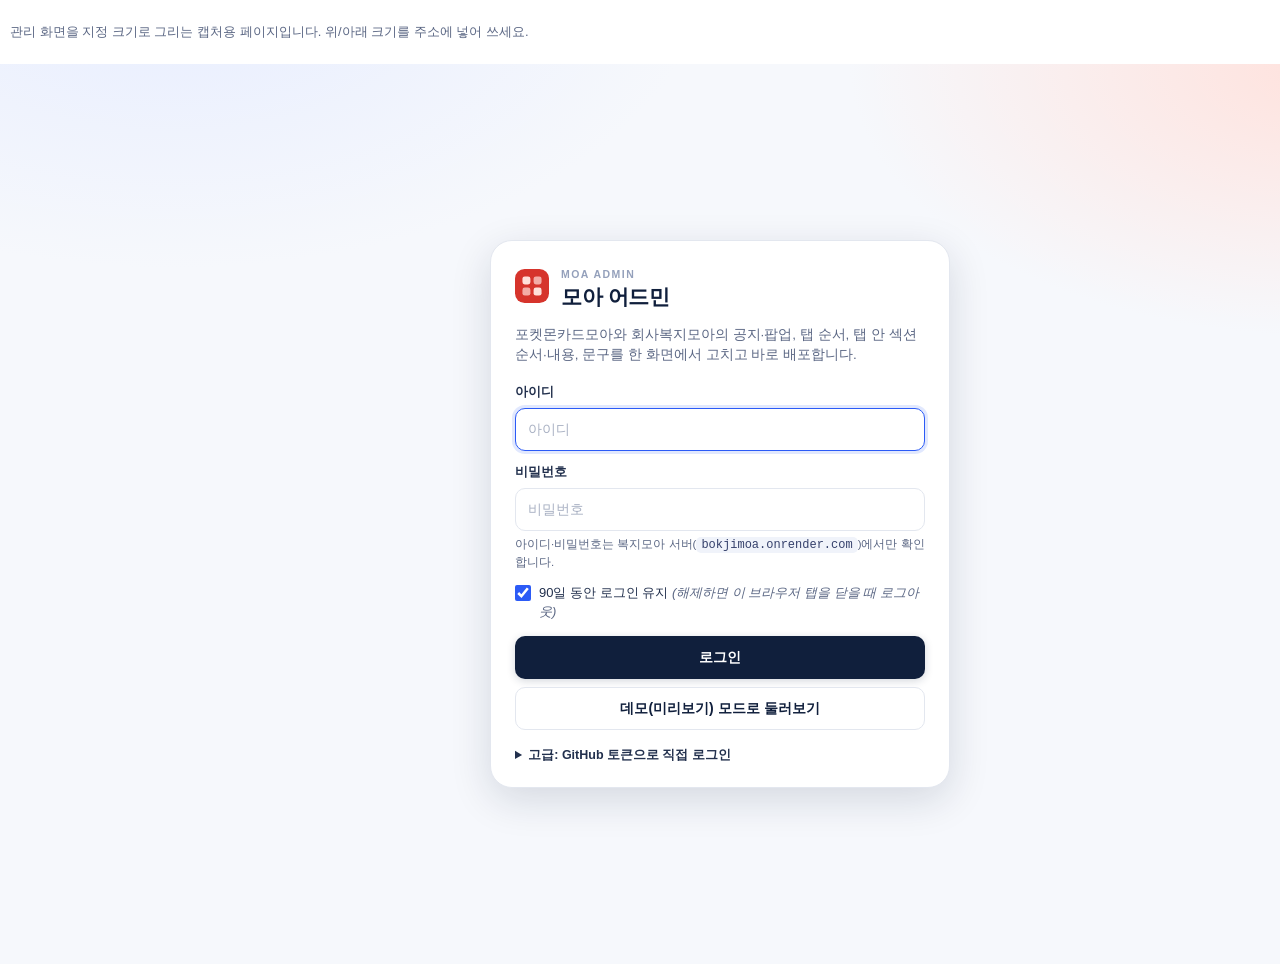
<file: tools/screenshot-frame.html>
<!DOCTYPE html>
<html lang="ko">
<head>
<meta charset="utf-8">
<meta name="robots" content="noindex, nofollow">
<title>모아 어드민 — 화면 캡처용 프레임</title>
<style>
  html, body { margin: 0; padding: 0; background: #ffffff; }
  iframe { display: block; border: 0; }
  p { font: 13px -apple-system, "Malgun Gothic", sans-serif; color: #5b6784; padding: 10px; }
  body.capture p { display: none; }
</style>
</head>
<body>
<!-- 지정한 크기(예: 390×844)의 뷰포트에서 관리 화면을 그려, 그 영역만 캡처하기 위한 틀입니다.
     사용: tools/screenshot-frame.html?w=390&h=844  (경로는 기본 ../index.html) -->
<p>관리 화면을 지정 크기로 그리는 캡처용 페이지입니다. 위/아래 크기를 주소에 넣어 쓰세요.</p>
<script>
  (function () {
    "use strict";
    var params = new URLSearchParams(location.search);
    var w = Number(params.get("w") || 1440);
    var h = Number(params.get("h") || 900);
    var src = params.get("src") || "../index.html";
    if (params.get("capture") === "1") document.body.className = "capture";
    var frame = document.createElement("iframe");
    frame.id = "frame";
    frame.width = String(w);
    frame.height = String(h);
    // 캡처할 때마다 최신 화면을 받도록 캐시를 피한다.
    frame.src = src + (src.indexOf("?") >= 0 ? "&" : "?") + "frame=" + Date.now();
    frame.title = "모아 어드민 화면";
    // 캡처에 스크롤바가 섞이지 않도록(같은 출처라 안쪽 문서에 스타일을 넣을 수 있다).
    frame.addEventListener("load", function () {
      try {
        var doc = frame.contentDocument;
        if (!doc) return;
        var style = doc.createElement("style");
        style.textContent = "html::-webkit-scrollbar{width:0;height:0}html{scrollbar-width:none}";
        doc.head.appendChild(style);
      } catch (err) { /* 다른 출처면 그대로 둔다 */ }
    });
    document.body.appendChild(frame);
  })();
</script>
</body>
</html>
</file>
<file: assets/css/admin.css>
/* 모아 어드민 — 운영자 콘솔 스타일 */
:root {
  --ink: #101f3c;
  --ink-2: #22304d;
  --ink-soft: #5b6784;
  --line: #e3e7ef;
  --line-2: #eef1f7;
  --bg: #f6f8fc;
  --card: #ffffff;
  --yellow: #ffcb05;
  --blue: #2c5bf6;
  --green: #0a9e6c;
  --red: #e5484d;
  --amber: #f59e0b;
  /* 모아 어드민 브랜드 — 포케모아(노랑)·복지모아(파랑)와 구분되는 붉은 계열 */
  --brand: #d6342c;
  --brand-deep: #a8231d;
  --brand-soft: #ff8a75;
  --brand-pale: #ffe6e1;
  --radius: 16px;
  --radius-sm: 10px;
  --shadow: 0 1px 2px rgba(16, 31, 60, .06), 0 8px 24px rgba(16, 31, 60, .06);
  --shadow-lg: 0 12px 40px rgba(16, 31, 60, .14);
}
* { box-sizing: border-box; }
html, body { margin: 0; padding: 0; }
body {
  font-family: -apple-system, BlinkMacSystemFont, "Apple SD Gothic Neo", "Pretendard",
    "Malgun Gothic", "Noto Sans KR", "Segoe UI", Roboto, sans-serif;
  background: var(--bg);
  color: var(--ink);
  -webkit-text-size-adjust: 100%;
  font-size: 15px;
  line-height: 1.5;
}
h1, h2, h3 { margin: 0; line-height: 1.3; }
a { color: var(--blue); }
code { font-family: ui-monospace, "SF Mono", Menlo, Consolas, monospace; font-size: 12px;
  background: #f0f3fa; padding: 1px 5px; border-radius: 5px; color: #35406b; }
.muted { color: var(--ink-soft); }
.small { font-size: 12px; }
.opt { color: #9aa3b8; font-weight: 500; font-size: 11px; }
[hidden] { display: none !important; }

/* ───────── 공통 버튼·입력 ───────── */
.btn {
  display: inline-flex; align-items: center; justify-content: center; gap: 6px;
  border: 1px solid transparent; border-radius: 10px; padding: 10px 16px;
  font: inherit; font-weight: 600; font-size: 14px; cursor: pointer;
  text-decoration: none; transition: transform .06s ease, background .15s ease, box-shadow .15s ease;
  white-space: nowrap;
}
.btn:active { transform: translateY(1px); }
.btn-sm { padding: 7px 12px; font-size: 13px; border-radius: 9px; }
.btn-block { width: 100%; }
.btn-primary { background: var(--ink); color: #fff; box-shadow: 0 2px 8px rgba(16,31,60,.18); }
.btn-primary:hover { background: #182b52; }
.btn-primary:disabled { background: #c3cad9; box-shadow: none; cursor: not-allowed; }
.btn-dark { background: var(--blue); color: #fff; }
.btn-ghost { background: #fff; color: var(--ink); border-color: var(--line); }
.btn-ghost:hover { background: #f4f6fb; }
.btn-danger { background: #fff; color: var(--red); border-color: #f3c8ca; }
.btn-danger:hover { background: #fdf1f1; }
.file-btn { position: relative; }

.field { display: block; margin-bottom: 14px; }
.field-label { display: block; font-size: 12.5px; font-weight: 700; color: var(--ink-2); margin-bottom: 6px; }
.field-label em { font-style: normal; font-weight: 500; color: #9aa3b8; }
.field-hint { display: block; font-size: 11.5px; color: var(--ink-soft); margin-top: 5px; }
input[type="text"], input[type="url"], input[type="password"], input[type="number"],
input[type="date"], input[type="datetime-local"], textarea, select {
  width: 100%; font: inherit; font-size: 14px; color: var(--ink);
  background: #fff; border: 1px solid var(--line); border-radius: var(--radius-sm);
  padding: 10px 12px; outline: none; transition: border-color .15s ease, box-shadow .15s ease;
}
textarea { resize: vertical; line-height: 1.55; }
input:focus, textarea:focus, select:focus {
  border-color: var(--blue); box-shadow: 0 0 0 3px rgba(44, 91, 246, .14);
}
input::placeholder, textarea::placeholder { color: #a9b1c3; }
.input-suffix { position: relative; }
.input-suffix span { position: absolute; right: 12px; top: 50%; transform: translateY(-50%); font-size: 12px; color: var(--ink-soft); }
.grid-2 { display: grid; grid-template-columns: 1fr 1fr; gap: 0 14px; }
.grid-3 { display: grid; grid-template-columns: 1fr 1fr 1fr; gap: 0 14px; }
@media (max-width: 620px) { .grid-2, .grid-3 { grid-template-columns: 1fr; } }

/* ───────── 로그인 게이트 ───────── */
.gate {
  min-height: 100vh; display: flex; align-items: center; justify-content: center; padding: 24px 18px;
  background:
    radial-gradient(760px 420px at 12% -10%, #e7edff 0%, rgba(231, 237, 255, 0) 70%),
    radial-gradient(700px 400px at 92% 0%, #ffe2dd 0%, rgba(255, 226, 221, 0) 68%),
    var(--bg);
}
.gate-wrap { width: 100%; max-width: 460px; background: #fff; border: 1px solid var(--line);
  border-radius: 22px; padding: 26px 24px 22px; box-shadow: var(--shadow-lg); }
.gate-brand { display: flex; align-items: center; gap: 12px; }
.gate-kicker { margin: 0; font-size: 10.5px; letter-spacing: .14em; font-weight: 800; color: #94a0bb; }
.gate-brand h1 { font-size: 21px; letter-spacing: -.02em; }
.gate-lead { margin: 14px 0 18px; font-size: 13.5px; color: var(--ink-soft); }
.gate-form .field { margin-bottom: 12px; }
.check-row { display: flex; align-items: flex-start; gap: 8px; font-size: 13px; color: var(--ink-2); margin: 4px 0 14px; cursor: pointer; }
.check-row input { margin: 2px 0 0; width: 16px; height: 16px; accent-color: var(--blue); flex: none; }
.check-row.small { font-size: 12px; margin: 0; }
.gate-error { margin: 0 0 12px; font-size: 12.5px; color: var(--red); background: #fdf1f1;
  border: 1px solid #f6d5d6; border-radius: 9px; padding: 8px 10px; }
#gate-demo { margin-top: 8px; }
.gate-help { margin-top: 16px; font-size: 12.5px; color: var(--ink-soft); }
.gate-help summary { cursor: pointer; font-weight: 600; color: var(--ink-2); }
.gate-help ol { margin: 8px 0 6px; padding-left: 18px; }
.gate-help li { margin-bottom: 5px; }
#gate-advanced .gate-form { margin-top: 12px; }
#gate-advanced .field { margin-bottom: 10px; }
#gate-advanced .btn-block { margin-top: 4px; }
.gate-help code { font-size: 11.5px; }

/* ───────── 상단 바 ───────── */
.app { min-height: 100vh; display: flex; flex-direction: column; }
.topbar {
  display: flex; align-items: center; gap: 14px; padding: 10px 18px; background: var(--ink); color: #fff;
  position: sticky; top: 0; z-index: 30; flex-wrap: wrap;
}
.topbar-left { display: flex; align-items: center; gap: 9px; }
.topbar-title { font-weight: 800; font-size: 15px; letter-spacing: -.01em; }
.mode-chip { font-size: 10.5px; font-weight: 800; padding: 3px 8px; border-radius: 20px;
  background: rgba(214, 52, 44, .18); color: #ffb3a8; border: 1px solid rgba(255, 138, 117, .35); }
.mode-chip.live { background: rgba(10, 158, 108, .18); color: #6ee7b7; border-color: rgba(110, 231, 183, .3); }
.site-switch { display: flex; gap: 4px; background: rgba(255, 255, 255, .08); padding: 4px; border-radius: 12px; }
.site-btn {
  display: inline-flex; align-items: center; gap: 7px; border: 0; background: transparent; color: #c9d2e6;
  font: inherit; font-size: 13px; font-weight: 700; padding: 7px 12px; border-radius: 9px; cursor: pointer;
}
.site-btn.is-active { background: #fff; color: var(--ink); }
.site-sub { font-size: 10px; font-weight: 600; color: #8d9ab8; }
.site-btn.is-active .site-sub { color: #96a0b8; }
.site-dot { width: 8px; height: 8px; border-radius: 50%; flex: none; }
.site-dot.pokemoa { background: var(--yellow); }
.site-dot.bokjimoa { background: #5b8cff; }
.topbar-right { margin-left: auto; display: flex; align-items: center; gap: 8px; }
.topbar-right .btn-ghost { background: rgba(255,255,255,.1); color: #fff; border-color: rgba(255,255,255,.16); }
.topbar-right .btn-ghost:hover { background: rgba(255,255,255,.18); }
.topbar-right .btn-finance { background: rgba(255,203,5,.16); color: #ffe9a3; border-color: rgba(255,203,5,.38); font-weight: 700; }
.topbar-right .btn-finance:hover { background: rgba(255,203,5,.28); color: #fff8dc; }
.topbar-right .btn-finance .ext { font-size: 11px; opacity: .8; }
/* ── 사이트별 탭 정리(v=52, 2026-11-25) ──
   💰 개인 재무 모드에서는 두 사이트 pill 이 모두 선택 해제되므로, 어느 사이트도 현재가 아님을
   site-switch 를 살짝 죽이고, 헤더의 「💰 개인 재무」 버튼을 노란 바탕(.is-on)으로 눌린 모양으로 남깁니다. */
.site-switch.is-finance { background: rgba(255, 255, 255, .04); }
.site-switch.is-finance .site-btn { color: #8d97ad; }
.topbar-right .btn-finance.is-on { background: #ffcb05; color: #2a2200; border-color: #ffcb05;
  box-shadow: 0 0 0 3px rgba(255, 203, 5, .22); }
.topbar-right .btn-finance.is-on:hover { background: #ffd633; color: #2a2200; }
/* ── 헤더 「📝 블로그」 (v=51, 2026-11-25) ──
   여조원 부장님 네이버 블로그(blog.naver.com/y__woni)로 새 창에서 바로 가는 버튼입니다.
   옆의 「사이트 열기」와 같은 반투명 고스트 버튼으로 두어 저장·배포 같은 작업 버튼과 섞이지 않게 하고,
   폰 폭에서는 글자를 접고 📝 아이콘만 남깁니다(이름은 title·aria-label 로 남겨 읽기 프로그램에 전달). */
.topbar-right .btn-blog { gap: 5px; text-decoration: none; }
.topbar-right .btn-blog .btn-blog-ico { font-size: 13px; line-height: 1; }
@media (max-width: 620px) {
  .topbar-right .btn-blog { padding-left: 9px; padding-right: 9px; }
  .topbar-right .btn-blog .btn-blog-label {
    position: absolute; width: 1px; height: 1px; margin: -1px; padding: 0;
    overflow: hidden; clip: rect(0 0 0 0); white-space: nowrap; border: 0;
  }
}
.user-chip { display: inline-flex; align-items: center; gap: 6px; font-size: 12px; color: #cfd8ea;
  background: rgba(255,255,255,.08); padding: 5px 10px; border-radius: 20px; }
.user-chip img { width: 18px; height: 18px; border-radius: 50%; }

.topbar2 {
  position: sticky; top: 50px; z-index: 25; display: flex; align-items: center; gap: 10px;
  padding: 8px 18px; background: rgba(255, 255, 255, .92); backdrop-filter: blur(8px);
  border-bottom: 1px solid var(--line);
}
.tabs { display: flex; gap: 4px; overflow-x: auto; scrollbar-width: none; }
.tabs::-webkit-scrollbar { display: none; }
.tab { border: 1px solid transparent; background: transparent; color: var(--ink-soft); font: inherit;
  font-size: 13.5px; font-weight: 700; padding: 8px 12px; border-radius: 9px; cursor: pointer; white-space: nowrap; }
.tab:hover { background: #f2f5fb; }
.tab.is-active { background: #eef2fe; color: var(--blue); border-color: #dbe4fd; }
.topbar2-right { margin-left: auto; display: flex; align-items: center; gap: 8px; }
.dirty-chip { font-size: 11px; font-weight: 800; color: #8a5a00; background: #fff5d6; border: 1px solid #f5dfa5;
  padding: 4px 9px; border-radius: 20px; }

/* ───────── 레이아웃 ───────── */
.layout { display: grid; grid-template-columns: minmax(0, 1fr) 360px; gap: 22px; padding: 20px 18px 60px; align-items: start; }
/* 💰 개인 재무 표는 넓게 쓴다 — 표 4개가 한눈에 들어오도록 미리보기 레일을 접는다. */
.layout.is-wide { grid-template-columns: minmax(0, 1fr); }
.layout.is-wide .preview-rail, .layout.is-wide #btn-preview-toggle { display: none !important; }
.editor { min-width: 0; }
.panel { animation: fade .18s ease; }
@keyframes fade { from { opacity: 0; transform: translateY(4px); } to { opacity: 1; transform: none; } }
.panel-head { margin-bottom: 14px; }
.panel-head h2 { font-size: 19px; letter-spacing: -.02em; }
.panel-head p { margin: 5px 0 0; font-size: 13px; color: var(--ink-soft); }

.card { background: var(--card); border: 1px solid var(--line); border-radius: var(--radius);
  box-shadow: var(--shadow); margin-bottom: 14px; overflow: hidden; }
.card-head { display: flex; align-items: center; gap: 10px; padding: 13px 16px; border-bottom: 1px solid var(--line-2);
  background: linear-gradient(#fbfcff, #f7f9fd); }
.card-head h3 { font-size: 14.5px; display: flex; align-items: center; gap: 8px; }
.card-head .switch, .card-head .inline-row, .card-head .muted, .card-head .status-pill { margin-left: auto; }
.card-body { padding: 16px; }
.card-body > .field:last-child, .card-body > .note:last-child { margin-bottom: 0; }
.tag { font-size: 10px; font-weight: 700; letter-spacing: .02em; color: #7d8aa8; background: #eef1f8;
  border-radius: 5px; padding: 2px 6px; }
.note { font-size: 12px; color: var(--ink-soft); margin: 0 0 12px; }
.btn-row { display: flex; flex-wrap: wrap; gap: 8px; }
.inline-row { display: flex; align-items: center; gap: 8px; }
.inline-row.tight { gap: 6px; }
.inline-row select { width: auto; padding: 6px 8px; font-size: 12.5px; }

/* 스위치 */
.switch { display: inline-flex; align-items: center; gap: 8px; cursor: pointer; }
.switch input { position: absolute; opacity: 0; width: 0; height: 0; }
.switch-track { width: 42px; height: 24px; border-radius: 20px; background: #d7dce8; position: relative; transition: background .18s ease; flex: none; }
.switch-thumb { position: absolute; top: 3px; left: 3px; width: 18px; height: 18px; border-radius: 50%; background: #fff;
  box-shadow: 0 1px 3px rgba(0,0,0,.2); transition: transform .18s ease; }
.switch input:checked + .switch-track { background: var(--green); }
.switch input:checked + .switch-track .switch-thumb { transform: translateX(18px); }
.switch-label { font-size: 12px; font-weight: 700; color: var(--ink-soft); min-width: 26px; }

/* 세그먼트 */
.seg { display: inline-flex; background: #f2f5fb; border-radius: 10px; padding: 3px; gap: 2px; }
.seg button { border: 0; background: transparent; font: inherit; font-size: 12.5px; font-weight: 700; color: var(--ink-soft);
  padding: 7px 12px; border-radius: 8px; cursor: pointer; display: inline-flex; align-items: center; gap: 6px; }
.seg button.is-active { background: #fff; color: var(--ink); box-shadow: 0 1px 3px rgba(16,31,60,.12); }
.dot { width: 8px; height: 8px; border-radius: 50%; display: inline-block; }
.dot.info { background: var(--blue); }
.dot.warn { background: var(--amber); }
.dot.urgent { background: var(--red); }

/* 순서 편집 */
.reorder { padding: 8px 10px 12px; }
.rrow { display: flex; align-items: center; gap: 10px; padding: 10px 10px; border: 1px solid var(--line);
  border-radius: 12px; background: #fff; margin-top: 8px; transition: box-shadow .12s ease, border-color .12s ease, opacity .12s ease; }
.rrow:hover { border-color: #cfd8ea; }
.rrow.is-dragging { opacity: .45; border-style: dashed; }
.rrow.is-over { box-shadow: 0 0 0 2px rgba(44,91,246,.25); }
.rrow.is-hidden-item { background: #fbfbfd; }
.rrow.is-hidden-item .rlabel { color: #9aa3b8; text-decoration: line-through; }
.rrow .rmain { min-width: 0; flex: 1; }
/* 탭·섹션 이름 — 평소엔 글자처럼 보이고, 누르면 그 자리에서 고친다. */
.rlabel-input {
  display: block; width: 100%; font: inherit; font-weight: 700; font-size: 13.5px; color: var(--ink);
  background: transparent; border: 1px solid transparent; border-radius: 8px;
  padding: 4px 7px; margin-left: -7px; text-overflow: ellipsis;
  transition: background .12s ease, border-color .12s ease, box-shadow .12s ease;
}
.rlabel-input:hover { background: #fff; border-color: var(--line); }
.rlabel-input:focus { background: #fff; border-color: var(--blue); box-shadow: 0 0 0 3px rgba(44, 91, 246, .14); outline: none; }
.rrow.is-hidden-item .rlabel-input { color: #9aa3b8; }
.rrow.is-hidden-item .rlabel-input:not(:focus) { text-decoration: line-through; }
.rhint { color: #b08000; }
.rdrag { cursor: grab; color: #b6bfd2; font-size: 15px; letter-spacing: -2px; padding: 0 2px; user-select: none; touch-action: none; }
.rnum { width: 22px; height: 22px; border-radius: 7px; background: #eef2fe; color: var(--blue); font-size: 11px;
  font-weight: 800; display: inline-flex; align-items: center; justify-content: center; flex: none; }
.rlabel { font-weight: 700; font-size: 13.5px; }
.rid { font-size: 10.5px; color: #9aa3b8; font-family: ui-monospace, Menlo, monospace; }
.rmove { margin-left: auto; display: flex; align-items: center; gap: 4px; }
.icon-btn { width: 30px; height: 30px; border-radius: 8px; border: 1px solid var(--line); background: #fff;
  color: var(--ink-2); font-size: 12px; cursor: pointer; display: inline-flex; align-items: center; justify-content: center; }
.icon-btn:hover:not(:disabled) { background: #f2f5fb; }
.icon-btn:disabled { opacity: .35; cursor: not-allowed; }

/* ② 탭 안 섹션 — 탭 고르기 */
.section-tabs { display: flex; flex-wrap: wrap; gap: 6px; margin: 2px 0 4px; }
.stab { display: inline-flex; align-items: center; gap: 6px; border: 1px solid var(--line); background: #fff;
  border-radius: 999px; padding: 6px 11px; font: inherit; font-size: 12.5px; font-weight: 700;
  color: var(--ink-2); cursor: pointer; transition: background .12s ease, border-color .12s ease, color .12s ease; }
.stab:hover { border-color: #cfd8ea; }
.stab.is-active { background: var(--ink); color: #fff; border-color: var(--ink); }
.stab-count { font-size: 10.5px; font-weight: 800; background: rgba(16, 31, 60, .08); border-radius: 999px; padding: 1px 6px; }
.stab.is-active .stab-count { background: rgba(255, 255, 255, .22); }
.stab.is-off { opacity: .62; }
.stab-off { font-size: 10px; font-weight: 800; color: var(--amber); }
.stab.is-active .stab-off { color: #ffd98a; }

/* ② 탭 안 섹션 — 펼치는 내용 편집기 */
.rrow { flex-wrap: wrap; }
.rrow.is-open { border-color: #cfd8ea; box-shadow: 0 2px 10px rgba(16, 31, 60, .06); }
.seditor { flex: 1 0 100%; margin-top: 10px; padding: 12px 12px 10px; border-top: 1px dashed var(--line);
  background: #f7f9fd; border-radius: 10px; }
.sedit-grid { display: grid; grid-template-columns: 1fr 1fr; gap: 0 12px; }
@media (max-width: 620px) { .sedit-grid { grid-template-columns: 1fr; } }
.sedit-head { display: flex; align-items: baseline; gap: 8px; flex-wrap: wrap; margin: 0 0 8px; font-size: 12px; color: var(--ink-soft); }
.sedit-head span { font-weight: 800; color: var(--ink-2); }
.sedit-head b { color: var(--brand); font-size: 13px; }
.sedit-head small { font-size: 11px; color: #9aa3b8; }
/* 세부 문구 묶음 — 기본은 + 접힘, 누를 때만 펼쳐진다. */
.sedit-more { margin: 2px 0 10px; padding: 8px 10px 2px; border: 1px dashed #dbe1ee; border-radius: 10px; background: #fff; }
.sedit-more > summary { display: flex; align-items: center; gap: 7px; cursor: pointer; font-size: 12px;
  font-weight: 800; color: var(--ink-2); margin-bottom: 6px; list-style: none; }
.sedit-more > summary::-webkit-details-marker { display: none; }
.sedit-more > summary:focus-visible { outline: 2px solid var(--brand-soft); outline-offset: 2px; border-radius: 6px; }
.sedit-more > summary em { font-style: normal; font-weight: 500; font-size: 11px; color: #9aa3b8; }
.sedit-more .smark { width: 17px; height: 17px; flex: none; border-radius: 5px; border: 1px solid #e4c9c4;
  background: #fff; color: var(--brand); font-size: 12px; font-weight: 900; line-height: 15px; text-align: center; }
.sedit-more .smark::before { content: "+"; }
.sedit-more[open] .smark { background: var(--brand); border-color: var(--brand); color: #fff; }
.sedit-more[open] .smark::before { content: "\2212"; }
.sedit-more .sedit-grid { margin-top: 8px; }
.sfield-badge { font-size: 9.5px; font-weight: 800; color: #fff; background: var(--brand); border-radius: 5px; padding: 1px 5px; vertical-align: 1px; }
.seditor .field { margin-bottom: 8px; }
.seditor .field:last-child { margin-bottom: 0; }
.seditor .field-label em { font-style: normal; color: #9aa3b8; font-weight: 500; }
.seditor .sfield-empty { margin: 0 0 8px; }

/* 문구 편집 */
.copy-toolbar { display: flex; align-items: center; gap: 8px; flex-wrap: wrap; margin: 0 0 10px;
  padding: 8px 10px; border: 1px solid var(--line); border-radius: 10px; background: #fbfcff; font-size: 12px; color: var(--ink-soft); }
.copy-toolbar span { margin-right: auto; }
.copy-toolbar b { color: var(--brand); }
.copygrouptab { display: flex; align-items: center; gap: 8px; margin: 18px 0 2px; padding: 8px 11px;
  border: 1px solid #ffd7d1; border-radius: 10px; background: linear-gradient(90deg, #fff1ee, #f7f9fd); }
.copygrouptab span { font-weight: 800; font-size: 13px; color: var(--brand-deep); letter-spacing: -.01em; }
.copygrouptab b { margin-left: auto; font-size: 11px; font-weight: 700; color: #a8544a; }

/* ③ 문구 — 묶음 하나가 접이식 아코디언(기본 접힘) */
.copygroup { border-top: 1px dashed var(--line); margin: 0; }
.copygroup:first-of-type { border-top: 0; }
.copygroup > summary.copygroup-head { display: flex; align-items: center; gap: 8px; margin: 0;
  padding: 10px 4px; cursor: pointer; list-style: none; }
.copygroup > summary.copygroup-head::-webkit-details-marker { display: none; }
.copygroup > summary.copygroup-head:hover { background: #f7f9fd; border-radius: 8px; }
.copygroup > summary.copygroup-head:focus-visible { outline: 2px solid var(--brand-soft); outline-offset: 2px; border-radius: 8px; }
.cg-mark { width: 18px; height: 18px; flex: none; border-radius: 6px; border: 1px solid #e4c9c4;
  background: #fff; color: var(--brand); font-size: 13px; font-weight: 900; line-height: 16px; text-align: center; }
.copygroup[open] .cg-mark { background: var(--brand); border-color: var(--brand); color: #fff; }
.copygroup .cg-mark::before { content: "+"; }
.copygroup[open] .cg-mark::before { content: "\2212"; }
.copygroup-head h4 { font-size: 13px; letter-spacing: -.01em; color: var(--ink); margin: 0; }
.copygroup-head .muted { margin-left: auto; }
.copygroup-head .linkbtn { margin-left: 2px; }
.copygroup-body { padding: 2px 4px 12px 30px; }
.copygroup[data-group-kind="section"] { border-left: 3px solid var(--brand-pale); padding-left: 8px; }
.copygroup[data-group-kind="section"] .copygroup-head h4 { color: var(--brand-deep); }
.copygroup[open] { background: linear-gradient(#fffdfc00, #fffafa); }
.linkbtn { border: 0; background: none; padding: 0; font: inherit; font-size: 11.5px; font-weight: 700;
  color: var(--brand); cursor: pointer; }
.linkbtn:hover { text-decoration: underline; }
.copygroup .note { margin: 0 0 10px; }
.copygroup .field { margin-bottom: 10px; }
.copygroup .field:last-child { margin-bottom: 0; }

/* 카드 편집 */
.carditem { border: 1px solid var(--line); border-radius: 12px; padding: 12px; margin-bottom: 10px; background: #fff; }
.carditem .ci-head { display: flex; align-items: center; gap: 8px; margin-bottom: 10px; }
.carditem .ci-head strong { font-size: 13px; }
.carditem .ci-head .switch { margin-left: auto; }
.carditem .rid { margin-left: 6px; }

/* 기능 스위치 */
.featurelist { display: flex; flex-direction: column; gap: 8px; }
.frow {
  display: flex; align-items: center; gap: 12px;
  border: 1px solid var(--line-2); border-radius: 12px; padding: 11px 13px; background: #fff;
}
.frow.is-off { background: #f7f8fb; }
.frow .fmain { min-width: 0; flex: 1; }
.frow .fmain strong { font-size: 13.5px; color: var(--ink); }
.frow .fmain .rid { margin-top: 3px; }
.frow .switch { margin-left: auto; flex: none; }
.frow.is-off .fmain strong { color: var(--ink-soft); }

/* 상태 표시 */
.status-pill { font-size: 11px; font-weight: 800; padding: 3px 9px; border-radius: 20px; background: #eef1f8; color: #6b7896; }
.status-pill.ok { background: #e6f7f0; color: #067a53; }
.status-pill.bad { background: #fdeef0; color: #b4232a; }
.status-pill.wait { background: #fff5d6; color: #8a5a00; }

/* 문의 */
.stat-row { display: flex; flex-wrap: wrap; gap: 8px; margin-bottom: 12px; }
.stat { background: #f5f7fc; border: 1px solid var(--line-2); border-radius: 10px; padding: 7px 12px; font-size: 12px; color: var(--ink-soft); }
.stat b { color: var(--ink); font-size: 14px; margin-left: 5px; }
.inquiry-list { display: grid; gap: 10px; }
.inq { border: 1px solid var(--line); border-radius: 12px; padding: 12px 13px; background: #fff; }
.inq-top { display: flex; align-items: center; gap: 7px; flex-wrap: wrap; margin-bottom: 7px; }
.badge { font-size: 10.5px; font-weight: 800; padding: 3px 8px; border-radius: 20px; background: #eef2fe; color: #2c46a8; }
.badge.new { background: #e9f7ef; color: #067a53; }
.badge.read { background: #fff5d6; color: #8a5a00; }
.badge.done { background: #eef1f8; color: #6b7896; }
.inq-time { font-size: 11.5px; color: #9aa3b8; margin-left: auto; }
.inq-msg { font-size: 13px; white-space: pre-wrap; word-break: break-word; margin: 0 0 8px; color: var(--ink-2); }
.inq-meta { display: flex; flex-wrap: wrap; gap: 10px; font-size: 11.5px; color: var(--ink-soft); align-items: center; }
.inq-meta .btn { margin-left: auto; }
/* 문의 상태 버튼(2026-11-26 v=55) — 읽음·완료·다시 열기·새 문의를 한 줄에 두고 삭제와 함께 오른쪽에 모은다. */
.inq-actions { display: inline-flex; align-items: center; gap: 6px; flex-wrap: wrap; margin-left: auto; }
.inq-meta .inq-actions .btn { margin-left: 0; padding: 4px 9px; font-size: 11.5px; }
.inq-actions .btn:disabled { opacity: .55; cursor: default; }
@media (max-width: 620px) {
  /* 폰에서는 버튼 줄이 자기 줄을 차지해 글자와 섞이지 않게 한다. */
  .inq-actions { margin-left: 0; width: 100%; }
  .inq-meta .inq-actions .btn { flex: 1 1 auto; justify-content: center; }
}

/* 배포 */
.kv { display: grid; grid-template-columns: 104px 1fr; gap: 8px 12px; margin: 0 0 14px; font-size: 13px; }
.kv dt { color: var(--ink-soft); font-weight: 600; }
.kv dd { margin: 0; font-weight: 600; word-break: break-all; }
.result { margin-top: 14px; border: 1px solid #bfe6d4; background: #f1fbf6; border-radius: 12px; padding: 13px; font-size: 13px; }
.result.error { border-color: #f6d5d6; background: #fdf3f3; }
.result h4 { margin: 0 0 6px; font-size: 13.5px; }
.result p { margin: 4px 0; color: var(--ink-2); }
.result a { word-break: break-all; }
.checks { list-style: none; margin: 0; padding: 0; display: grid; gap: 8px; font-size: 13px; }
.checks li { display: flex; align-items: center; gap: 8px; }
.checks .ok { color: var(--green); font-weight: 800; }
.checks .bad { color: var(--red); font-weight: 800; }
.checks .wait { color: #b08000; font-weight: 800; }
.log { list-style: none; margin: 0; padding: 0; display: grid; gap: 7px; font-size: 12.5px; color: var(--ink-soft); }
.log li { display: flex; gap: 8px; }
.log time { color: #9aa3b8; flex: none; font-variant-numeric: tabular-nums; }

/* ───────── 미리보기 ───────── */
.preview-rail { position: sticky; top: 108px; }
.preview-head { display: flex; align-items: baseline; justify-content: space-between; margin-bottom: 10px; }
.preview-head h2 { font-size: 13px; letter-spacing: .02em; color: var(--ink-soft); text-transform: uppercase; }
.phone {
  width: 100%; max-width: 340px; margin: 0 auto; background: #0d1730; border-radius: 34px; padding: 10px;
  box-shadow: var(--shadow-lg), inset 0 0 0 1px rgba(255,255,255,.08); position: relative;
}
.phone-notch { position: absolute; top: 16px; left: 50%; transform: translateX(-50%); width: 86px; height: 20px;
  background: #0d1730; border-radius: 12px; z-index: 5; }
.phone-screen {
  background: #fff; border-radius: 26px; overflow: hidden; height: 620px;
  position: relative;
}
/* 실제 사이트 iframe — 390px 기기 폭으로 그린 뒤 화면에 맞춰 축소한다(JS 가 scale·height 를 정한다). */
.pv-frame { display: block; width: 390px; height: 620px; border: 0; background: #fff;
  transform-origin: top left; position: absolute; top: 0; left: 0; }
.pv-overlay { position: absolute; inset: 0; z-index: 7; display: flex; flex-direction: column;
  align-items: center; justify-content: center; gap: 10px; padding: 22px 16px; text-align: center;
  background: #101f3c; color: #e8eefb; font-size: 12px; line-height: 1.5; }
.pv-overlay[hidden] { display: none !important; }
.pv-overlay p { margin: 0; max-width: 240px; }
.pv-overlay .btn-ghost { background: rgba(255,255,255,.12); color: #fff; border-color: rgba(255,255,255,.22); }
.pv-spinner { width: 22px; height: 22px; border-radius: 50%; border: 2px solid rgba(255,255,255,.25);
  border-top-color: #ffcb05; animation: pv-spin .8s linear infinite; }
.pv-overlay.is-error .pv-spinner { display: none; }
.pv-overlay.is-error { background: #23131a; }
@keyframes pv-spin { to { transform: rotate(360deg); } }
.preview-links { display: flex; align-items: center; gap: 10px; flex-wrap: wrap; }
.preview-links a { color: var(--blue); font-weight: 700; }
.preview-links .linkbtn { font-size: 12px; }
.build-chip { font-size: 10px; font-weight: 800; letter-spacing: .02em; color: #9fb0d4;
  background: rgba(255,255,255,.08); border: 1px solid rgba(255,255,255,.14); border-radius: 20px; padding: 3px 8px; }
.preview-foot { display: flex; flex-direction: column; gap: 6px; margin-top: 10px; max-width: 340px; margin-left: auto; margin-right: auto; }

/* 미리보기 내부(사이트 흉내) */
.pv { font-size: 13px; color: #101f3c; min-height: 100%; display: flex; flex-direction: column; }
.pv * { box-sizing: border-box; }
.pv-banner { padding: 9px 12px; font-size: 11.5px; font-weight: 700; line-height: 1.35; display: flex; align-items: center; gap: 6px; }
.pv-banner > span:first-child { flex: 1 1 auto; min-width: 0; overflow: hidden; text-overflow: ellipsis; white-space: nowrap; }
.pv-banner.info { background: #eaf0ff; color: #1b3a8f; }
.pv-banner.warn { background: #fff4e0; color: #8a5300; }
.pv-banner.urgent { background: #fdecec; color: #a01c22; }
.pv-banner.dark.info { background: #22345e; color: #dbe7ff; }
.pv-banner.dark.warn { background: #4a3a12; color: #ffe6a8; }
.pv-banner.dark.urgent { background: #4a1620; color: #ffd4d6; }
.pv-banner .pv-blink { margin-left: auto; font-size: 10px; opacity: .85; white-space: nowrap; text-decoration: underline; }
.pv-header { padding: 14px 14px 10px; display: flex; align-items: center; gap: 8px; }
.pv-logo { width: 26px; height: 26px; border-radius: 8px; flex: none; display: grid; grid-template-columns: 1fr 1fr; gap: 2px; padding: 5px; }
.pv-logo i { border-radius: 2px; display: block; }
.pv-title { font-weight: 800; font-size: 14px; letter-spacing: -.02em; }
.pv-sub { font-size: 10px; color: #8490a8; margin-top: 1px; }
.pv-nav { display: flex; gap: 4px; padding: 0 12px 10px; overflow: hidden; }
.pv-nav span { font-size: 10.5px; font-weight: 700; padding: 5px 8px; border-radius: 20px; white-space: nowrap; }
.pv-body { padding: 4px 14px 16px; flex: 1; }
.pv-hero { border-radius: 14px; padding: 14px; margin-bottom: 12px; }
.pv-hero h1 { font-size: 15.5px; line-height: 1.3; letter-spacing: -.02em; }
.pv-hero p { margin: 6px 0 10px; font-size: 11.5px; line-height: 1.5; opacity: .8; }
.pv-cta { display: inline-block; font-size: 11px; font-weight: 800; padding: 7px 12px; border-radius: 9px; }
.pv-sect-body { font-size: 10.5px; line-height: 1.6; margin: 6px 0 0; opacity: .8; white-space: pre-wrap; }
.pv-eyebrow { display: block; font-size: 9px; font-weight: 800; letter-spacing: .02em; margin-bottom: 3px; }
.pv-desc { font-size: 10.5px; line-height: 1.55; margin: 3px 0 6px; opacity: .85; }
.pv-link { display: block; font-size: 9.5px; font-weight: 700; text-decoration: underline; margin: 0 0 5px; opacity: .8; }
.pv-detail { display: flex; gap: 5px; font-size: 9px; line-height: 1.45; opacity: .72; margin-top: 2px; }
.pv-detail b { font-weight: 800; flex: none; }
.pv-sect { margin-bottom: 12px; }
.pv-sect h2 { font-size: 12px; font-weight: 800; margin-bottom: 6px; display: flex; align-items: center; gap: 5px; }
.pv-sect h2::before { content: ""; width: 3px; height: 12px; border-radius: 2px; display: inline-block; background: var(--bar, #c9d2e6); }
.pv-cards { display: grid; grid-template-columns: 1fr 1fr 1fr; gap: 6px; }
.pv-card { border-radius: 10px; padding: 8px; }
.pv-card b { display: block; font-size: 10.5px; }
.pv-card span { display: block; font-size: 9px; line-height: 1.4; opacity: .72; margin-top: 3px; }
.pv-row { height: 9px; border-radius: 4px; margin-top: 6px; opacity: .55; }
.pv-footer { padding: 12px 14px 18px; font-size: 9.5px; line-height: 1.5; }
.pv-popup-bg { position: absolute; inset: 0; background: rgba(9, 15, 30, .55); display: flex; align-items: center;
  justify-content: center; padding: 18px; z-index: 6; }
.pv-popup { width: 100%; border-radius: 16px; background: #fff; padding: 16px 14px 12px; box-shadow: 0 10px 30px rgba(0,0,0,.3); }
.pv-popup h3 { font-size: 13.5px; margin-bottom: 7px; }
.pv-popup p { font-size: 11px; line-height: 1.55; white-space: pre-wrap; color: #46506b; margin: 0 0 12px; }
.pv-popup .pv-btn { border: 0; width: 100%; font: inherit; font-size: 11.5px; font-weight: 800; padding: 9px; border-radius: 9px; cursor: default; }
.pv-popup .pv-dismiss { text-align: center; font-size: 9.5px; color: #8b95ac; margin-top: 8px; }
.pv-popup .pv-dismiss span { text-decoration: underline; margin: 0 4px; }
.pv-empty { font-size: 9.5px; color: #97a1b8; padding: 6px 0; }

/* 토스트 */
.toast { position: fixed; left: 50%; bottom: 24px; transform: translateX(-50%); background: var(--ink);
  color: #fff; font-size: 13px; font-weight: 600; padding: 11px 18px; border-radius: 12px; z-index: 60;
  box-shadow: var(--shadow-lg); max-width: calc(100vw - 32px); }
.toast.error { background: #a4232a; }

/* ───────── 반응형 ───────── */
@media (max-width: 1080px) {
  .layout { grid-template-columns: minmax(0, 1fr); }
  .preview-rail { position: fixed; inset: 0; background: rgba(12, 20, 38, .5); z-index: 40; display: none;
    padding: 20px; overflow-y: auto; }
  .preview-rail.is-open { display: block; }
  .preview-rail .phone, .preview-rail .preview-foot { max-width: 340px; }
  .preview-head { max-width: 340px; margin: 0 auto 10px; color: #fff; }
  .preview-head h2 { color: #dfe6f5; }
  .preview-foot { color: #dfe6f5; }
  .preview-foot .muted { color: #c2cbe0 !important; }
}
@media (max-width: 760px) {
  .topbar { padding: 8px 12px; gap: 8px; }
  .topbar-right { width: 100%; margin-left: 0; justify-content: flex-end; }
  .topbar2 { top: 96px; padding: 7px 12px; gap: 6px; flex-wrap: wrap; }
  .topbar2-right { margin-left: 0; width: 100%; justify-content: space-between; }
  .layout { padding: 14px 12px 50px; }
  .tab { font-size: 12.5px; padding: 7px 9px; }
  #btn-save-top { flex: 1; }
  .panel-head h2 { font-size: 17px; }
  .card-body { padding: 13px; }
  .card-head { padding: 11px 13px; }
}

/* ───────── 📊 방문 통계 ───────── */
.stat-cards { display: grid; grid-template-columns: repeat(auto-fit, minmax(150px, 1fr)); gap: 10px; margin: 4px 0 0; }
.stat-card { background: #fff; border: 1px solid var(--line); border-radius: 14px; padding: 12px 14px;
  display: flex; flex-direction: column; gap: 2px; }
.stat-card span { font-size: 12px; color: var(--ink-soft); font-weight: 700; }
.stat-card strong { font-size: 22px; letter-spacing: -.3px; line-height: 1.25; }
.stat-card em { font-size: 11.5px; color: var(--ink-soft); font-style: normal; }

.stats-controls { flex-wrap: wrap; }
.stats-table-wrap { overflow-x: auto; -webkit-overflow-scrolling: touch; }
.stats-table { width: 100%; border-collapse: collapse; font-size: 13px; }
.stats-table th, .stats-table td { padding: 9px 8px; border-bottom: 1px solid var(--line-2); text-align: left; vertical-align: middle; }
.stats-table th { font-size: 11.5px; color: var(--ink-soft); font-weight: 800; white-space: nowrap; }
.stats-table tbody tr:last-child td { border-bottom: 0; }
.stats-table td.num, .stats-table th.num { text-align: right; white-space: nowrap; }
.stats-table .cell-sub { display: block; font-size: 11px; color: var(--ink-soft); font-weight: 600; }
/* 👥 가입자·글 — 체크박스·상태 배지·행별 관리 버튼 (2026-11-24 v=44) */
.stats-table th.pick, .stats-table td.pick { width: 30px; padding-right: 0; text-align: center; }
.stats-table td.pick input { width: 15px; height: 15px; accent-color: var(--brand); cursor: pointer; }
.stats-table td .badge { margin-right: 4px; white-space: nowrap; }
.stats-table td.row-actions { white-space: nowrap; }
.stats-table td.row-actions .btn { padding: 4px 8px; font-size: 11.5px; margin-right: 4px; }
.stats-table td.row-actions .btn:last-child { margin-right: 0; }
.people-mod-row { flex-wrap: wrap; }
.people-mod-row input[type="text"] { min-width: 220px; flex: 1 1 220px; }
.stats-table code { font-size: 11.5px; white-space: nowrap; }

/* 「페이지·탭별 체류시간」 5개씩 더보기·접기 (2026-11-26 v=56) — 목록 하단의 보기 버튼 */
.stats-more { display: flex; justify-content: center; padding: 10px 0 2px; }
.stats-more .btn { min-width: 230px; padding: 6px 14px; font-size: 12.5px; font-weight: 700; }

.mini-bar { display: block; width: 90px; height: 7px; background: #eef1f7; border-radius: 999px; overflow: hidden; }
.mini-bar i { display: block; height: 100%; background: linear-gradient(90deg, #2c5bf6, #7f9cff); border-radius: 999px; }

.bar-row { display: flex; align-items: center; gap: 10px; padding: 5px 0; }
.bar-label { flex: 0 0 96px; width: 96px; font-size: 12.5px; font-weight: 700; }
.bar-track { flex: 1; height: 10px; background: #eef1f7; border-radius: 999px; overflow: hidden; }
.bar-track i { display: block; height: 100%; background: linear-gradient(90deg, #d6342c, #ff8a75); border-radius: 999px; }
.bar-value { flex: 0 0 96px; width: 96px; text-align: right; font-size: 12px; color: var(--ink-soft); }
.bar-hosts { display: flex; flex-wrap: wrap; gap: 6px; margin: 0 0 8px 106px; font-size: 11px; color: var(--ink-soft); }
.bar-hosts span { background: #f5f7fc; border: 1px solid var(--line-2); border-radius: 999px; padding: 2px 8px; }

.os-chips { display: flex; flex-wrap: wrap; gap: 6px; margin-top: 10px; }
.os-chips span { font-size: 11.5px; background: #f5f7fc; border: 1px solid var(--line-2); border-radius: 999px; padding: 3px 9px; color: var(--ink-soft); }
.os-chips b { color: var(--ink); margin-left: 4px; }

.hour-chart { display: flex; align-items: flex-end; gap: 3px; height: 132px; padding: 6px 2px 0; }
.hour-col { flex: 1 1 0; display: flex; flex-direction: column; align-items: center; justify-content: flex-end;
  height: 100%; gap: 2px; min-width: 0; }
.hour-bar { width: 100%; max-width: 22px; min-height: 2px; border-radius: 4px 4px 2px 2px;
  background: linear-gradient(180deg, #7f9cff, #2c5bf6); }
.hour-tick { font-size: 9.5px; color: var(--ink-soft); height: 12px; line-height: 12px; }
.hour-legend { display: flex; justify-content: space-between; font-size: 11px; color: var(--ink-soft); margin-top: 2px; }

/* 기간별 트렌드 — 월별(최근 12개월)·연도별 막대 (2026-11-25) */
.trend-chart { display: flex; align-items: flex-end; gap: 6px; height: 158px; padding: 6px 2px 0;
  overflow-x: auto; -webkit-overflow-scrolling: touch; }
.trend-col { flex: 1 1 0; min-width: 34px; display: flex; flex-direction: column; align-items: center;
  justify-content: flex-end; height: 100%; gap: 3px; }
.trend-value { font-size: 10.5px; font-weight: 800; color: var(--ink-soft); height: 13px; line-height: 13px; white-space: nowrap; }
.trend-bar { width: 100%; max-width: 30px; min-height: 2px; border-radius: 5px 5px 2px 2px;
  background: linear-gradient(180deg, #7f9cff, #2c5bf6); }
.trend-tick { font-size: 10px; color: var(--ink-soft); height: 14px; line-height: 14px; white-space: nowrap; }
/* 일별 트렌드(v=66) — 30·90칸이 한 화면에 들어가야 해서 칸 최소폭을 없애고 간격을 줄인다. */
.trend-chart.is-daily { gap: 3px; }
.trend-chart.is-daily .trend-col { min-width: 0; }
.trend-chart.is-daily .trend-bar { max-width: none; }
.trend-chart.is-daily .trend-value { font-size: 9px; }
.trend-chart.is-daily .trend-tick { font-size: 9px; }
@media (max-width: 640px) {
  .trend-chart.is-daily { gap: 2px; height: 132px; }
  .trend-chart.is-daily .trend-value { display: none; }
}
.trend-col.is-empty .trend-bar { background: #e3e8f2; }
.trend-col.is-empty .trend-tick { color: #b3bccd; }
.stats-table tr.is-empty td { color: var(--ink-soft); }

/* 📱 인스타 · 네이버 블로그 성장 트렌드 (2026-11-26 v=53) */
.social-card { border: 1px solid #d6e0ff; background: linear-gradient(180deg, #f8faff, #fff); }
.social-card .card-head h3 { color: #1a3fa8; }
.social-controls { flex-wrap: wrap; row-gap: 8px; }
.social-card .card-head .social-refresh { padding: 4px 10px; font-size: 12px; }
.social-card .card-head .social-hide { padding: 4px 10px; font-size: 12px; }
.social-card .card-head .status-pill { margin-left: 0; }
/* ① 지금 값(자동) — 서버가 Graph API·RSS에서 바로 읽은 값 (2026-11-28 v=65) */
.social-live { border: 1px solid #cfdcff; background: #fff; border-radius: 12px; padding: 11px 13px; margin-bottom: 14px; }
.social-live-head { display: flex; align-items: baseline; gap: 8px; flex-wrap: wrap; margin-bottom: 8px; }
.social-live-head b { font-size: 13px; color: #1a3fa8; }
/* 지금 값 카드 — 날짜·시각(11/28 17:10)이 카드 폭에서 두 줄로 쪼개지지 않게 한다. */
#social-live-cards .stat-card strong { white-space: nowrap; font-size: 17px; }

.social-token { margin-top: 10px; border-top: 1px dashed #dbe3f6; padding-top: 9px; font-size: 12px; }
.social-token summary { cursor: pointer; font-weight: 700; color: var(--ink-soft); }
.social-token-row { display: flex; gap: 8px; align-items: flex-end; flex-wrap: wrap; margin-top: 8px; }
.social-token-row label { flex: 1 1 240px; display: flex; flex-direction: column; gap: 3px; font-size: 11.5px; font-weight: 700; color: var(--ink-soft); }
.social-token-row input { width: 100%; padding: 6px 8px; font-size: 13px; }
/* ② 기록 추이 */
.social-history { border-top: 1px solid #e3e9f8; padding-top: 12px; }
.social-history-head { display: flex; align-items: baseline; gap: 8px; flex-wrap: wrap; margin-bottom: 8px; }
.social-history-head b { font-size: 13px; }
.social-form-wrap { margin-top: 14px; }
.social-form-wrap > summary { cursor: pointer; font-weight: 700; font-size: 12.5px; color: var(--ink-soft); }
.social-form-wrap .social-form { margin-top: 10px; }
.social-charts { display: grid; grid-template-columns: repeat(auto-fit, minmax(280px, 1fr)); gap: 12px; margin: 12px 0 10px; }
.social-chart-box { border: 1px solid var(--line); border-radius: 12px; padding: 9px 11px 4px; background: #fff; }
.social-chart-box h4 { margin: 0 0 4px; font-size: 12px; font-weight: 800; color: var(--ink); }
.social-chart-box h4 .muted { font-weight: 600; font-size: 10.5px; }
.social-chart-box .trend-chart { height: 128px; overflow-x: visible; }
/* SNS 차트는 30칸이 한 박스에 들어가야 해서 칸 최소폭을 두지 않는다(막대는 폭에 맞춰 줄어든다). */
.social-chart-box .trend-col { min-width: 0; }
.social-form { margin-top: 14px; border: 1px dashed #cfd8ef; border-radius: 12px; padding: 11px 13px; background: #fbfcff; }
.social-form-head { display: flex; align-items: baseline; gap: 8px; flex-wrap: wrap; margin-bottom: 9px; font-size: 13px; }
.social-form-grid { display: grid; grid-template-columns: repeat(auto-fit, minmax(138px, 1fr)); gap: 8px; }
.social-form-grid label { display: flex; flex-direction: column; gap: 3px; font-size: 11.5px; font-weight: 700; color: var(--ink-soft); }
.social-form-grid label.wide { grid-column: 1 / -1; }
.social-form-grid input { width: 100%; padding: 6px 8px; font-size: 13px; }
.social-form-actions { margin-top: 10px; align-items: center; }
.social-form-actions .status-pill { margin-left: 2px; }
.social-note-mark { display: none; margin-left: 4px; font-size: 11px; cursor: help; }
.social-chart-empty { margin: 0; padding: 34px 10px; text-align: center; font-size: 11.5px; line-height: 1.7; color: var(--ink-soft); }
@media (max-width: 640px) {
  .social-charts { grid-template-columns: minmax(0, 1fr); }
  .social-chart-box .trend-chart { height: 116px; }
  .social-chart-box .trend-col { min-width: 0; }
  .social-chart-box .trend-value { font-size: 9px; }
  .social-chart-box .trend-tick { font-size: 8.5px; }
  .social-form-grid { grid-template-columns: repeat(auto-fit, minmax(120px, 1fr)); }
  /* 폰에서는 날짜 칸에 비고를 글로 두면 8칸 표가 좁아져 글자가 세로로 쪼개진다.
     비고는 📝 표시(누르면 말풍선)로 바꾸고, 표는 읽을 수 있는 최소 폭을 준다. */
  /* 폰에서는 8칸을 다 넣으면 글자가 뭉개져서, 핵심 칸만 남긴다(2026-11-28 v=65 — 표가 5칸으로 줄어
     게시물·댓글만 숨긴다. 팔로워·좋아요는 그대로 보인다). */
  #social-table th, #social-table td { padding: 8px 6px; }
  #social-table th:nth-child(3), #social-table td:nth-child(3),
  #social-table th:nth-child(5), #social-table td:nth-child(5) { display: none; }
  #social-table td.social-when { white-space: nowrap; }
  .stats-table .cell-sub.social-note-full { display: none; }
  .social-note-mark { display: inline-block; }
  #social-kpis .stat-card { padding: 10px 11px; }
  #social-kpis .stat-card strong { font-size: 18px; }
}

.age-card { border: 1px solid #ffd9a8; background: linear-gradient(180deg, #fffaf2, #fff); }
.age-card .card-head h3 { color: #8a5300; }

/* GA4 속성 바로가기 (2026-11-24 · v=38) */
.ga-card { border: 1px solid #cfe0ff; background: linear-gradient(180deg, #f6f9ff, #fff); }
.ga-card .card-head h3 { color: #1a3fa8; }
.ga-sites { display: grid; grid-template-columns: repeat(auto-fit, minmax(200px, 1fr)); gap: 8px; margin: 0 0 10px; }
.ga-site { display: flex; flex-direction: column; gap: 3px; background: #fff; border: 1px solid var(--line); border-radius: 12px; padding: 9px 11px; }
.ga-site .ga-name { font-size: 12.5px; font-weight: 800; }
.ga-site code { align-self: flex-start; font-size: 12px; font-weight: 700; color: #1a3fa8; background: #eef4ff; border-radius: 6px; padding: 1px 7px; }
.ga-site .ga-host { font-size: 11px; color: var(--ink-soft); }

/* 📊 통계 카드 숨기기 (2026-11-28 v=65) — 이 브라우저에서만 감추고, 위 ‘숨긴 카드’에서 되살린다. */
.stats-card-hidden { display: none !important; }
.stats-hidden { display: inline-flex; align-items: center; gap: 6px; flex-wrap: wrap; }
.stats-hidden .muted { font-weight: 700; }
.stats-order-bar .stats-show-btn { padding: 4px 9px; font-size: 11.5px; border: 1px dashed #b9c8ef; }

/* 📊 통계 카드 순서 바꾸기 (2026-11-26 v=54) — 패널 머리의 안내·초기화와 카드 머리 끝의 ↑ ↓ */
.stats-order-bar { display: flex; align-items: center; gap: 8px; flex-wrap: wrap; margin-top: 9px; }
.stats-order-bar .muted { line-height: 1.55; }
.stats-order-bar .btn { flex: 0 0 auto; padding: 5px 10px; font-size: 12px; }

/* 카드 머리는 제목이 왼쪽, 작은 안내·배지·순서 버튼이 오른쪽에 모이게 한다.
   (auto 마진이 여러 개면 빈 공간이 나뉘어 가운데로 밀리므로 제목에만 준다.) */
[data-panel="stats"] .card-head { flex-wrap: wrap; row-gap: 6px; }
[data-panel="stats"] .card-head h3 { margin-right: auto; min-width: 0; }
[data-panel="stats"] .card-head > .muted,
[data-panel="stats"] .card-head > .status-pill,
[data-panel="stats"] .card-head > .switch,
[data-panel="stats"] .card-head > .inline-row { margin-left: 0; }

.stats-order { display: inline-flex; align-items: center; gap: 3px; flex: 0 0 auto; margin-left: 2px; }
.stats-order button { width: 26px; height: 26px; padding: 0; display: inline-flex; align-items: center;
  justify-content: center; font-size: 13px; line-height: 1; border-radius: 8px;
  border: 1px solid var(--line); background: #fff; color: var(--ink-soft); cursor: pointer; }
.stats-order button:hover:not(:disabled) { border-color: #b9c6e4; color: var(--ink); background: #f2f6ff; }
.stats-order button:active:not(:disabled) { transform: translateY(1px); }
.stats-order button:disabled { opacity: .32; cursor: default; }
.stats-order button:focus-visible { outline: 2px solid #2c5bf6; outline-offset: 1px; }

@media (max-width: 640px) {
  /* 폰에서는 ↑↓를 세로로 세워 카드 머리 폭을 아끼고, 제목이 두 줄로 접히지 않게 줄인다.
     높이는 26px로 두어 두 버튼을 합쳐도 55px 안이며, 엄지로도 헷갈리지 않을 만큼 줈다. */
  .stats-order { flex-direction: column; gap: 3px; }
  .stats-order button { width: 30px; height: 26px; font-size: 12px; border-radius: 8px; }
  [data-panel="stats"] .card-head h3 { font-size: 13px; }
  .stats-order-bar { margin-top: 8px; gap: 6px; }
  .stats-order-bar .btn { padding: 4px 9px; }
  /* 목록 하단 보기 버튼은 폰에서 한 줄을 다 쓸어 엄지로 누르기 쉽게 한다. */
  .stats-more { padding: 9px 0 1px; }
  .stats-more .btn { width: 100%; min-width: 0; padding: 8px 12px; }
  /* 5칸짜리 표가 366px 카드에 다 들어가지 않아 화면 이름이 한 글자씩 쪼개졌다.
     장식인 '체류 비중' 막대 칸은 폰에서 빼고(평균 체류는 숫자로 남아 있다), 이름 칸에 최소 폭을 주어
     한 줄로 읽히게 한다. 2026-11-26 v=57 */
  #stats-pages th:nth-child(5), #stats-pages td:nth-child(5) { display: none; }
  #stats-pages td:first-child { min-width: 120px; }
  #stats-pages code { max-width: 100px; }
  #stats-pages th, #stats-pages td { padding: 8px 6px; }
}

@media (max-width: 720px) {
  .bar-label { flex-basis: 68px; width: 68px; font-size: 12px; }
  .bar-value { flex-basis: 78px; width: 78px; font-size: 11px; }
  .bar-hosts { margin-left: 78px; }
  .hour-chart { height: 108px; gap: 2px; }
  .hour-tick { font-size: 8.5px; }
  .trend-chart { height: 132px; gap: 4px; }
  .trend-col { min-width: 30px; }
  .trend-value { font-size: 9.5px; }
  .trend-tick { font-size: 9px; }
  .stat-card strong { font-size: 19px; }
  .stats-table { font-size: 12px; }
  .stats-table code { font-size: 10.5px; max-width: 120px; overflow: hidden; text-overflow: ellipsis; display: inline-block; vertical-align: middle; }
}

/* ── 미리보기 클릭 → 해당 입력칸 이동 (2026-11-20) ───────────────────── */
/* 2.6초 동안 노란 테두리가 두 번 깜빡인 뒤 사라진다. 입력칸 자체에도 강조 테두리. */
@keyframes moaJumpPulse {
  0%   { box-shadow: 0 0 0 0 rgba(255, 193, 7, .85); }
  70%  { box-shadow: 0 0 0 12px rgba(255, 193, 7, 0); }
  100% { box-shadow: 0 0 0 0 rgba(255, 193, 7, 0); }
}
.is-jump-target {
  animation: moaJumpPulse 1.3s ease-out 2;
  outline: 2px solid #f0a500;
  outline-offset: 3px;
  border-radius: 10px;
  background: #fffbe8 !important;
  transition: background .25s ease;
}
.is-jump-target input,
.is-jump-target textarea {
  border-color: #f0a500 !important;
  box-shadow: 0 0 0 3px rgba(240, 165, 0, .22) !important;
  background: #fff !important;
}
.rrow.is-jump-target { background: #fffbe8 !important; }
@media (max-width: 1080px) {
  /* 세로 배치(미리보기가 위에 뜨는 화면)에서도 이동이 잘 보이게 */
  .is-jump-target { scroll-margin-top: 90px; }
}

/* ── 🔧 태블릿 점검 공지 (2026-11-26 · v=59) ───────────────────────── */
/* ① 공지·팝업의 점검 공지 카드 + ⑤ 태블릿 중계 서버 카드의 한 줄 컨트롤.
   점검 문구는 공지 바와 같은 주의(warn) 색으로 미리 보여 주고, 폰에서는 버튼이 폭을 다 쓴다. */
.maintenance-card .card-head h3 { color: #8a5300; }
.maintenance-times { margin-bottom: 4px; }
.maintenance-quick { display: flex; flex-wrap: wrap; gap: 6px; margin: 0 0 14px; }
.maintenance-quick button { padding: 6px 11px; font-size: 12.5px; }
.maintenance-preview {
  border: 1px solid #f0d79a; background: #fff8e6; color: #7a4a00;
  border-radius: 10px; padding: 10px 13px; margin: 6px 0 10px;
  font-size: 12.5px; font-weight: 700; line-height: 1.55; word-break: keep-all; overflow-wrap: anywhere;
}
.maintenance-preview.is-empty { border-style: dashed; background: #fbfcfe; color: #8a93a8; font-weight: 600; }
.maintenance-relay {
  display: flex; flex-wrap: wrap; align-items: center; gap: 8px;
  margin-top: 14px; padding-top: 12px; border-top: 1px dashed var(--line-2);
}
.maintenance-relay .status-pill { margin-left: 0; }
.maintenance-relay .muted { flex: 1 1 220px; min-width: 0; }
.maintenance-inline {
  margin: 14px 0 12px; padding-top: 12px; border-top: 1px dashed var(--line-2);
}
.maintenance-inline .inline-row { margin-bottom: 8px; }
.maintenance-inline .status-pill { margin-left: 0; }
@media (max-width: 640px) {
  .maintenance-card .btn-row .btn,
  .maintenance-inline .btn-row .btn { width: 100%; }
  .maintenance-relay .btn { width: 100%; }
}
</file>
<file: assets/css/finance.css>
/* 모아 어드민 — 💰 개인 재무 표(2026-11-24 · 엑셀 구조 v2)
   표·요약 KPI·분석 카드·자산 비율 막대만 담당한다. 모든 선택자는 #finance-root 안으로 한정해
   어드민 화면(admin.css)의 카드·입력 스타일과 부딪히지 않게 한다. */

#finance-root {
  --fin-brand: #2c5bf6;
  --fin-pos: #0a9e6c;
  --fin-pos-soft: #e8f7f0;
  --fin-neg: #e5484d;
  --fin-neg-soft: #fdecea;
  /* 시세 등락 — 한국 주식 관례: 상승(+)은 붉은색, 하락(−)은 파란색, 보합은 중립 회색.
     위의 --fin-pos/--fin-neg 는 ‘흑자/적자·정상/오류’ 같은 회계·상태 색이라 시세와 따로 둔다. */
  --fin-up: #dc2626;
  --fin-up-soft: #fdeceb;
  --fin-down: #2563eb;
  --fin-down-soft: #e9f0fe;
  --fin-flat: #5b6784;
  --fin-warn: #92400e;
  --fin-warn-soft: #fffbeb;
  --fin-line: #e3e7ef;
  --fin-line2: #eef1f7;
  --fin-muted: #5b6784;
  --fin-mono: ui-monospace, "SF Mono", Menlo, Consolas, monospace;
}

/* ───────── 상단 상태·도구 ───────── */
#finance-root .fin-bar {
  display: flex; flex-wrap: wrap; align-items: center; gap: 10px;
  padding: 10px 14px; background: #fff; border: 1px solid var(--fin-line);
  border-radius: 14px; margin-bottom: 14px;
}
#finance-root .fin-bar .fin-note { margin-left: auto; font-size: 12px; color: var(--fin-muted); }
#finance-root .fin-asof {
  display: inline-flex; align-items: center; gap: 6px; font-size: 12px; font-weight: 700; color: var(--fin-muted);
  background: #f4f6fb; border: 1px solid var(--fin-line); border-radius: 999px; padding: 3px 10px;
}
#finance-root .fin-asof input {
  border: 0; background: transparent; font: inherit; font-size: 12.5px; font-weight: 700; color: var(--ink);
  padding: 2px 2px; width: 128px;
}
#finance-root .fin-chip {
  display: inline-flex; align-items: center; gap: 6px;
  font-size: 12.5px; font-weight: 700; color: var(--ink);
  background: #f4f6fb; border: 1px solid var(--fin-line); border-radius: 999px; padding: 5px 11px;
}
#finance-root .fin-chip .dot {
  width: 7px; height: 7px; border-radius: 50%; background: var(--fin-pos);
}
#finance-root .fin-chip.busy .dot { background: #f59e0b; }
#finance-root .fin-chip.err { color: var(--fin-neg); border-color: #f3c8ca; background: var(--fin-neg-soft); }
#finance-root .fin-chip.err .dot { background: var(--fin-neg); }
#finance-root .fin-chip.busy { color: #92400e; background: var(--fin-warn-soft); border-color: #f2dfb6; }

#finance-root .fin-warn {
  display: none; margin: 0 0 12px; padding: 10px 13px; border-radius: 12px;
  background: var(--fin-warn-soft); border: 1px solid #f2dfb6; color: var(--fin-warn);
  font-size: 12.5px; font-weight: 600;
}
#finance-root .fin-warn.show { display: block; }

/* ───────── KPI 6칸 ───────── */
#finance-root .fin-kpis {
  display: grid; grid-template-columns: repeat(6, minmax(0, 1fr)); gap: 10px; padding: 12px 14px 0;
}
#finance-root .fin-report { border-color: #cfd8ff; }
#finance-root .fin-kpi {
  background: #fff; border: 1px solid var(--fin-line); border-radius: 14px; padding: 12px 13px;
  box-shadow: 0 1px 2px rgba(16, 31, 60, .04);
}
#finance-root .fin-kpi .k-label { font-size: 11.5px; font-weight: 700; color: var(--fin-muted); display: flex; align-items: center; gap: 6px; flex-wrap: wrap; }
#finance-root .fin-kpi .k-value { margin-top: 6px; font-size: 19px; font-weight: 800; letter-spacing: -.03em; font-variant-numeric: tabular-nums; }
#finance-root .fin-kpi .k-value .unit { font-size: 11.5px; font-weight: 700; color: var(--fin-muted); margin-left: 3px; }
#finance-root .fin-kpi .k-sub { margin-top: 3px; font-size: 11px; color: var(--fin-muted); line-height: 1.35; }
#finance-root .fin-kpi .pos { color: var(--fin-pos); }
#finance-root .fin-kpi .neg { color: var(--fin-neg); }
#finance-root .fin-kpi.tone-asset { border-left: 3px solid var(--fin-brand); }
#finance-root .fin-kpi.tone-debt { border-left: 3px solid #f59e0b; }
#finance-root .fin-kpi.tone-pos { border-left: 3px solid var(--fin-pos); }
#finance-root .fin-kpi.tone-neg { border-left: 3px solid var(--fin-neg); }
#finance-root .fin-kpi.tone-warn { border-left: 3px solid #d97706; }
#finance-root .fin-kpi.tone-interest { border-left: 3px solid #7c3aed; }

/* ───────── 분석 카드 ───────── */
#finance-root .fin-insights {
  display: grid; grid-template-columns: repeat(auto-fit, minmax(260px, 1fr)); gap: 10px;
  padding: 12px 14px 14px;
}
#finance-root .fin-insight {
  border: 1px solid var(--fin-line); border-left: 3px solid #cbd5e1; border-radius: 12px;
  background: #fbfcff; padding: 11px 13px;
}
#finance-root .fin-insight.tone-pos { border-left-color: var(--fin-pos); background: #f7fdfa; }
#finance-root .fin-insight.tone-neg { border-left-color: var(--fin-neg); background: #fffafa; }
#finance-root .fin-insight.tone-warn { border-left-color: #d97706; background: #fffdf7; }
#finance-root .fin-insight .ins-title { font-size: 12px; font-weight: 800; color: var(--fin-muted); }
#finance-root .fin-insight .ins-body { margin-top: 5px; font-size: 13px; color: #1f2937; line-height: 1.55; }
#finance-root .fin-insight .ins-body b { font-weight: 800; }
#finance-root .fin-insight .ins-foot { margin-top: 6px; font-size: 11.5px; color: var(--fin-muted); line-height: 1.5; }
#finance-root .fin-insight .pos { color: var(--fin-pos); }
#finance-root .fin-insight .neg { color: var(--fin-neg); }
#finance-root .fin-insight .ins-line { display: flex; align-items: baseline; gap: 5px; font-size: 12px; flex-wrap: wrap; }
#finance-root .fin-insight .ins-line + .ins-line { margin-top: 3px; }
#finance-root .fin-insight .rank {
  display: inline-block; width: 15px; height: 15px; line-height: 15px; text-align: center;
  border-radius: 999px; background: #e8edf7; color: #475569; font-size: 10px; font-weight: 800;
}
#finance-root .fin-insight .rate { color: var(--fin-neg); font-weight: 800; }
#finance-root .fin-insight .muted { color: var(--fin-muted); }
#finance-root .ins-chip {
  display: inline-block; margin: 3px 4px 0 0; padding: 2px 8px; border-radius: 999px;
  background: #f1f5f9; color: #334155; font-size: 11px; font-weight: 700;
}

/* ───────── 공통 카드 ───────── */
#finance-root .fin-card {
  background: #fff; border: 1px solid var(--fin-line); border-radius: 14px; margin-bottom: 14px;
  box-shadow: 0 1px 2px rgba(16, 31, 60, .04);
}
#finance-root .fin-card-head {
  display: flex; align-items: center; gap: 8px; flex-wrap: wrap;
  padding: 12px 14px; border-bottom: 1px solid var(--fin-line2);
}
#finance-root .fin-card-head h3 { font-size: 14.5px; }
#finance-root .fin-card-head .count {
  font-size: 11.5px; font-weight: 700; color: var(--fin-muted); background: #f4f6fb;
  border-radius: 999px; padding: 2px 8px;
}
#finance-root .fin-card-head .hint { margin-left: auto; font-size: 11.5px; color: #94a3b8; }
#finance-root .fin-table-scroll { overflow-x: auto; }
#finance-root table { width: 100%; border-collapse: collapse; font-size: 13px; }
#finance-root table.fin-wide { min-width: 940px; }
/* 고정지출 표는 다섯 칸뿐이라 전체 폭까지 늘리지 않고 엑셀처럼 한 덩어리로 둔다. */
#finance-root table.fin-fixed { max-width: 920px; min-width: 640px; }
#finance-root thead th {
  text-align: left; font-size: 11.5px; font-weight: 700; color: var(--fin-muted);
  padding: 8px 10px; background: #f8fafd; border-bottom: 1px solid var(--fin-line); white-space: nowrap;
}
#finance-root tbody td { padding: 5px 8px; border-bottom: 1px solid var(--fin-line2); vertical-align: middle; }
#finance-root tfoot td { padding: 9px 10px; font-weight: 800; background: #fbfcff; border-top: 1px solid var(--fin-line); }
#finance-root tfoot td.label { color: var(--fin-muted); font-weight: 700; font-size: 12px; }
#finance-root td.num, #finance-root th.num { text-align: right; }
#finance-root td.num input { text-align: right; }
#finance-root td.center { text-align: center; }
#finance-root td.calc { font-variant-numeric: tabular-nums; font-size: 12.5px; color: #334155; }
#finance-root td.calc.strong { font-weight: 800; color: var(--ink); }
#finance-root .t-pos { color: var(--fin-pos); }
#finance-root .t-neg { color: var(--fin-neg); }
/* 시세·손익 전용 — 상승=빨강, 하락=파랑, 보합=회색.
   표 안의 계산 칸은 `td.calc{color:#334155}` 이 더 구체적이라 클래스만으로는 색이 안 먹었다 →
   `td.calc` 조합 선택자를 같이 둬서 실제 글자색이 바뀌게 한다. */
#finance-root .t-up, #finance-root td.calc.t-up { color: var(--fin-up); }
#finance-root .t-down, #finance-root td.calc.t-down { color: var(--fin-down); }
#finance-root .t-flat, #finance-root td.calc.t-flat { color: var(--fin-flat); }
#finance-root .t-out { color: var(--ink); }
#finance-root .muted { color: var(--fin-muted); }
#finance-root input, #finance-root select {
  width: 100%; min-width: 0; font: inherit; font-size: 13px; color: var(--ink);
  background: transparent; border: 1px solid transparent; border-radius: 8px; padding: 7px 8px;
  outline: none; transition: border-color .12s ease, background .12s ease, box-shadow .12s ease;
}
#finance-root input:hover, #finance-root select:hover { border-color: var(--fin-line); background: #fff; }
#finance-root input:focus, #finance-root select:focus {
  border-color: var(--fin-brand); background: #fff; box-shadow: 0 0 0 3px rgba(44, 91, 246, .13);
}
#finance-root input::placeholder { color: #a9b1c3; }
#finance-root input.mono, #finance-root input.day { font-family: var(--fin-mono); font-size: 12.5px; }
#finance-root input.day { text-align: center; }
#finance-root button.del {
  border: 1px solid transparent; background: #fff; color: #9aa3b8; border-radius: 8px;
  width: 26px; height: 26px; line-height: 1; cursor: pointer; font-size: 12px;
}
#finance-root button.del:hover { color: var(--fin-neg); border-color: #f3c8ca; background: var(--fin-neg-soft); }
#finance-root .fin-row-add { padding: 8px 12px; }
#finance-root .fin-row-add .btn { padding: 6px 11px; font-size: 12.5px; }
#finance-root .fin-empty { padding: 16px 14px; font-size: 12.5px; color: var(--fin-muted); text-align: center; }

/* ───────── 고정지출: 이체일 소계(그룹 맨 위) · 순서 이동 · 납입 토글 ───────── */
#finance-root tr.fin-sub td {
  background: #eef3ff; font-size: 12px; font-weight: 800; color: #31456b;
  border-bottom: 1px solid #dde5f7; border-top: 1px solid #d5dEF2;
  padding-top: 7px; padding-bottom: 7px;
}
#finance-root tr.fin-sub:first-child td { border-top: 0; }
#finance-root tr.fin-sub td.label { font-size: 11px; }
#finance-root tr.fin-sub .fin-sub-count { font-weight: 700; color: #7d8aa6; font-size: 10.5px; margin-left: 5px; }
#finance-root tr.fin-sub .fin-sub-unpaid { font-size: 11.5px; }
#finance-root td.fin-move { white-space: nowrap; }
#finance-root button.mv {
  width: 22px; height: 22px; line-height: 1; padding: 0; margin: 0 1px;
  border: 1px solid var(--fin-line); background: #fff; color: #475569; border-radius: 6px;
  font-size: 11px; font-weight: 800; cursor: pointer;
}
#finance-root button.mv:hover:not(:disabled) { border-color: var(--fin-brand); color: var(--fin-brand); background: #f3f6ff; }
#finance-root button.mv:disabled { opacity: .32; cursor: default; }
#finance-root .req-star { color: #dc2626; font-weight: 900; margin-right: 3px; letter-spacing: 0; }
#finance-root th .req-star { margin-right: 1px; }
#finance-root .fin-deduct {
  margin-left: auto; font-size: 11px; font-weight: 800; color: #6d28d9;
  background: #f3e8ff; border-radius: 999px; padding: 3px 9px; white-space: nowrap;
}
#finance-root .fin-name-cell { display: flex; align-items: center; gap: 5px; }
#finance-root .fin-name-cell input { flex: 1 1 auto; }
#finance-root .fin-link-dot {
  flex: 0 0 auto; font-size: 9.5px; font-weight: 800; color: #0369a1;
  background: #e0f2fe; border-radius: 999px; padding: 2px 5px; letter-spacing: -.2px;
}
#finance-root .fin-sort { margin-left: auto; display: flex; align-items: center; gap: 6px; font-size: 11.5px; color: #94a3b8; font-weight: 700; }
#finance-root .fin-sort select { width: auto; min-width: 0; padding: 4px 8px; font-size: 12px; border: 1px solid var(--fin-line); background: #fff; color: #334155; }
#finance-root .fin-card-head .hint.hint-inline { margin-left: 0; }
/* 납입여부 일괄 체크/해제 (2026-11-25) — 표 바로 위 얇은 툴바 */
#finance-root .fin-bulk-bar {
  display: flex; align-items: center; gap: 8px; flex-wrap: wrap;
  padding: 8px 14px; border-bottom: 1px solid var(--fin-line2); background: #fafbfe;
}
#finance-root .fin-bulk-label { font-size: 11.5px; font-weight: 800; color: var(--fin-muted); }
#finance-root .fin-bulk-bar .btn { padding: 4px 10px; font-size: 12px; }
#finance-root .fin-bulk-note { margin-left: auto; font-size: 11.5px; color: #94a3b8; font-weight: 700; }
#finance-root .fin-bulk-note b.on { color: #14532d; }
#finance-root .fin-bulk-note b.off { color: var(--fin-warn); }
#finance-root button.paid-toggle {
  border: 1px solid transparent; border-radius: 999px; padding: 4px 10px; min-width: 54px;
  font: inherit; font-size: 12px; font-weight: 800; cursor: pointer;
}
#finance-root button.paid-toggle.on { color: #14532d; background: #dcfce7; }
#finance-root button.paid-toggle.off { color: var(--fin-warn); background: var(--fin-warn-soft); }
#finance-root button.paid-toggle:hover { border-color: #cbd5e1; }

/* ───────── 3열 · 2열 배치 ───────── */
#finance-root .fin-grid3 { display: grid; grid-template-columns: repeat(3, minmax(0, 1fr)); gap: 14px; }
#finance-root .fin-grid2 { display: grid; grid-template-columns: repeat(2, minmax(0, 1fr)); gap: 14px; }

/* ───────── 초과근로 · DC ───────── */
#finance-root .ot-label { font-size: 12.5px; color: #334155; font-weight: 700; }
#finance-root .ot-x { color: var(--fin-muted); font-weight: 700; font-size: 11px; }
#finance-root tr.fin-sep td { border-top: 2px solid var(--fin-line); }
#finance-root tr.fin-total-row td { background: #f6f8ff; font-weight: 800; color: var(--ink); }
#finance-root .fin-mini-note { margin: 0; padding: 4px 14px 12px; font-size: 11px; color: #94a3b8; line-height: 1.5; }
#finance-root .fin-mini-note:empty { display: none; }
#finance-root .fin-mini-note b { color: #475569; }

/* ───────── 합계 바 ───────── */
#finance-root .fin-sum-badge {
  font-style: normal; font-size: 10.5px; font-weight: 800; border-radius: 999px; padding: 1px 7px;
  background: #f1f5f9; color: #475569;
}
#finance-root .fin-sum-badge.pos { background: var(--fin-pos-soft); color: var(--fin-pos); }
#finance-root .fin-sum-badge.neg { background: var(--fin-neg-soft); color: var(--fin-neg); }

/* ───────── 자산 구성 막대 ───────── */
#finance-root .fin-comp { padding: 12px 14px 4px; }
#finance-root .fin-comp-bar {
  display: flex; height: 14px; border-radius: 999px; overflow: hidden; background: #eef2f7;
}
#finance-root .fin-comp-bar span { display: block; height: 100%; }
#finance-root .fin-comp-legend { display: flex; flex-wrap: wrap; gap: 4px 14px; padding: 9px 0 6px; font-size: 11.5px; color: #334155; }
#finance-root .fin-comp-legend i {
  display: inline-block; width: 9px; height: 9px; border-radius: 3px; margin-right: 5px; vertical-align: -1px;
}
#finance-root .fin-comp-legend b { font-weight: 800; }
#finance-root .fin-comp-legend .muted { color: var(--fin-muted); }

/* ───────── 토스트 ───────── */
#finance-root .fin-toast {
  position: fixed; left: 50%; bottom: 22px; transform: translate(-50%, 20px);
  display: flex; align-items: center; gap: 10px; max-width: min(92vw, 460px);
  background: #0f172a; color: #fff; border-radius: 12px; padding: 11px 15px;
  font-size: 13px; opacity: 0; pointer-events: none; transition: opacity .16s ease, transform .16s ease; z-index: 90;
}
#finance-root .fin-toast.show { opacity: 1; transform: translate(-50%, 0); pointer-events: auto; }
#finance-root .fin-toast button {
  border: 0; background: #fff; color: #0f172a; font: inherit; font-weight: 800; font-size: 12px;
  border-radius: 8px; padding: 4px 9px; cursor: pointer;
}

@media (max-width: 1280px) {
  #finance-root .fin-kpis { grid-template-columns: repeat(3, minmax(0, 1fr)); }
}
@media (max-width: 1100px) {
  #finance-root .fin-grid3 { grid-template-columns: repeat(2, minmax(0, 1fr)); }
  #finance-root .fin-grid2 { grid-template-columns: minmax(0, 1fr); }
}
@media (max-width: 760px) {
  #finance-root .fin-kpis { grid-template-columns: repeat(2, minmax(0, 1fr)); }
  #finance-root .fin-grid3 { grid-template-columns: minmax(0, 1fr); }
  #finance-root .fin-bar .fin-note { margin-left: 0; }
  #finance-root .fin-kpi .k-value { font-size: 17px; }
  #finance-root table.fin-wide { min-width: 820px; }
}

/* ───────── 2026-11-26 v=53: 고정지출 표 — 모바일(640px 이하)은 가로 스크롤 없이 두 줄 컴팩트 행 ─────────
   PC 는 지금의 6칸 엑셀 표를 그대로 두고, 폰에서는 한 행을 두 줄로 접는다.
     1줄: 종목명 ···················· 금액
     2줄: 이체일 ·  O/미납  · ↑↓ ×
   이체일 소계 줄은 「📅 20일 8건 …… 2,812,809원 / 잔금·완납」 두 줄, 합계 줄은 「총합 … 금액」 두 줄씩. */
@media (max-width: 640px) {
  #finance-root .fin-fixed-wrap { overflow-x: visible; }
  #finance-root table.fin-fixed {
    display: block; min-width: 0; max-width: none; width: 100%;
  }
  #finance-root table.fin-fixed thead { display: none; }
  #finance-root table.fin-fixed tbody,
  #finance-root table.fin-fixed tfoot { display: block; }
  #finance-root table.fin-fixed tbody tr:not(.fin-sub) {
    display: grid;
    /* 1칸(종목명)은 남는 폭 전부, 오른쪽 세 칸은 O/미납·↑↓·✕ 폭에 맞춘 고정값.
       금액은 그 세 칸을 합친 자리에 오른쪽 정렬로 놓는다(넓은 금액도 잘리지 않게). */
    grid-template-columns: minmax(0, 1fr) 58px 46px 26px;
    grid-template-areas:
      "name amount amount amount"
      "day  paid   move   del";
    align-items: center;
    column-gap: 6px;
    row-gap: 2px;
    padding: 7px 10px;
    border-bottom: 1px solid var(--fin-line2);
  }
  #finance-root table.fin-fixed tbody tr:not(.fin-sub) > td {
    display: block; border: 0; padding: 0; background: transparent;
  }
  #finance-root table.fin-fixed tbody tr:not(.fin-sub) > td.fx-name { grid-area: name; min-width: 0; }
  #finance-root table.fin-fixed tbody tr:not(.fin-sub) > td.fx-amount { grid-area: amount; min-width: 0; }
  #finance-root table.fin-fixed tbody tr:not(.fin-sub) > td.fx-day { grid-area: day; }
  #finance-root table.fin-fixed tbody tr:not(.fin-sub) > td.fx-paid { grid-area: paid; }
  #finance-root table.fin-fixed tbody tr:not(.fin-sub) > td.fx-move { grid-area: move; }
  #finance-root table.fin-fixed tbody tr:not(.fin-sub) > td.fx-del { grid-area: del; }
  /* 두 줄짜리 행은 입력칸 여백을 줄여 한 화면에 더 많이 담는다. */
  #finance-root table.fin-fixed input { padding: 5px 6px; font-size: 13px; }
  #finance-root table.fin-fixed input.day { width: 42px; padding: 5px 2px; }
  #finance-root table.fin-fixed td.fx-day { display: flex; align-items: center; gap: 4px; }
  #finance-root table.fin-fixed td.fx-day::before {
    content: attr(data-label); font-size: 10.5px; font-weight: 700; color: #94a3b8; white-space: nowrap;
  }
  #finance-root table.fin-fixed td.fx-amount { min-width: 0; }
  #finance-root table.fin-fixed td.fx-amount input { width: 100%; min-width: 0; text-align: right; font-weight: 800; }
  #finance-root table.fin-fixed button.paid-toggle { min-width: 48px; padding: 3px 8px; font-size: 11.5px; }
  #finance-root table.fin-fixed button.mv { width: 20px; height: 20px; font-size: 10.5px; }
  #finance-root table.fin-fixed button.del { width: 22px; height: 22px; }
  /* 이체일 소계(그룹 머리) — 한 줄에 날짜·건수와 소계, 두 번째 줄에 잔금·완납 */
  #finance-root table.fin-fixed tbody tr.fin-sub {
    display: grid;
    grid-template-columns: minmax(0, 1fr) auto;
    align-items: center;
    column-gap: 8px;
    padding: 7px 10px;
  }
  #finance-root table.fin-fixed tbody tr.fin-sub > td {
    display: block; border: 0; padding: 0; background: transparent; font-size: 12px;
  }
  #finance-root table.fin-fixed tbody tr.fin-sub > td.fx-day { grid-column: 1; grid-row: 1; white-space: nowrap; }
  #finance-root table.fin-fixed tbody tr.fin-sub > td.fx-sum { grid-column: 2; grid-row: 1; text-align: right; }
  #finance-root table.fin-fixed tbody tr.fin-sub > td.fx-unpaid { grid-column: 1 / -1; grid-row: 2; font-size: 10.5px; }
  #finance-root table.fin-fixed tbody tr.fin-sub > td.fx-blank { display: none; }
  /* 합계 줄 — 라벨과 금액을 두 줄로(총합 / 잔금, 적자·흑자 / 수입) */
  #finance-root table.fin-fixed tfoot tr {
    display: grid;
    grid-template-columns: auto minmax(0, 1fr) auto minmax(0, 1fr);
    align-items: baseline;
    column-gap: 6px;
    padding: 6px 10px;
  }
  #finance-root table.fin-fixed tfoot tr td {
    display: block; border: 0; padding: 0; background: transparent; font-size: 12.5px;
  }
  #finance-root table.fin-fixed tfoot tr td:nth-child(1) { grid-column: 1; grid-row: 1; white-space: nowrap; }
  #finance-root table.fin-fixed tfoot tr td:nth-child(2) { grid-column: 2; grid-row: 1; text-align: right; }
  #finance-root table.fin-fixed tfoot tr td:nth-child(3) { grid-column: 3; grid-row: 1; padding-left: 10px; white-space: nowrap; }
  #finance-root table.fin-fixed tfoot tr td:nth-child(4) { grid-column: 4; grid-row: 1; text-align: right; }
  #finance-root table.fin-fixed tfoot tr td:nth-child(5) { display: none; }
  #finance-root table.fin-fixed tfoot { border-top: 1px solid var(--fin-line); background: #fbfcff; }
  #finance-root table.fin-fixed tbody td.fin-empty { grid-column: 1 / -1; text-align: center; padding: 16px 10px; }
}

/* ───────── 2026-11-25 v=47: 종목 표(개별 보유주식·DC ETF) · 호가 새로고침 · 연동 행 ───────── */
#finance-root .fin-bar .fin-quote-note {
  margin-left: 0; padding: 3px 9px; border-radius: 999px;
  background: #eef3ff; border: 1px solid #d7e0ff; color: #26418f;
  font-size: 11.5px; font-weight: 700;
}
#finance-root .fin-bar [data-fin-quotes] { white-space: nowrap; }
#finance-root .fin-bar [data-fin-quotes]:disabled { opacity: .65; cursor: progress; }
#finance-root .fin-holdings input.code { text-transform: uppercase; letter-spacing: .6px; font-family: var(--fin-mono); }
#finance-root .fin-holdings thead th { white-space: nowrap; }
#finance-root .fin-linked { background: #fbfcff; }
#finance-root .fin-linked .fin-linked-note {
  display: inline-block; margin-top: 2px; font-size: 10.5px; font-weight: 700; color: #26418f;
}
#finance-root .fin-linked .fin-lock { font-size: 12px; color: #8a94ad; cursor: default; }
#finance-root .fin-holdings .card-head [data-fin-quotes] { margin-left: auto; }
#finance-root .fin-card-head [data-fin-quotes] { margin-left: 8px; }
</file>
